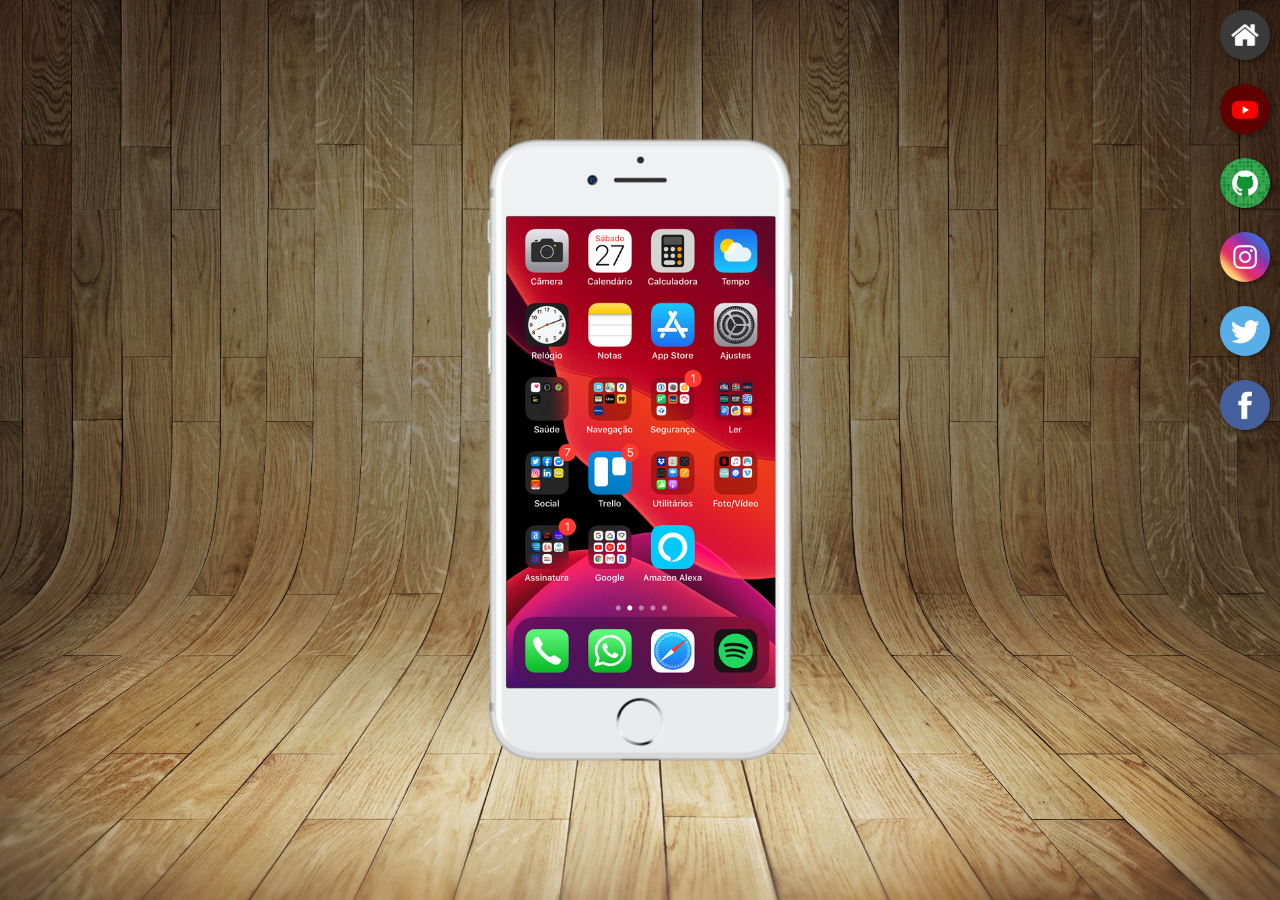
<file: index.html>
<!DOCTYPE html>
<html lang="pt-br">
<head>
    <meta charset="UTF-8">
    <meta name="viewport" content="width=device-width, initial-scale=1.0">
    <link rel="shortcut icon" href="favicon.ico" type="image/x-icon">
    <link rel="stylesheet" href="estilos/style.css">
    <title>Projeto Redes Sociais</title>
</head>
<body>
    <main>
        <section id="telefone">
            <iframe src="home.html" name="tela" frameborder="0" id="tela">Seu navegador não é compatível com isso.</iframe>
        </section>
        <section id="redes-sociais">
            <a href="home.html" target="tela"><img src="imagens/logo-home.jpg" alt="home"></a><br>
            <a href="pages/youtube.html" target="tela"><img src="imagens/logo-youtube.jpg" alt="logo-youtube"></a><br>
            <a href="pages/github.html" target="tela"><img src="imagens/logo-github.jpg" alt="logo-github"></a><br>
            <a href="pages/instagram.html" target="tela"><img src="imagens/logo-instagram.jpg" alt="logo-instagram"></a><br>
            <a href="pages/twitter.html" target="tela"><img src="imagens/logo-twitter.jpg" alt="logo-twitter"></a><br>
            <a href="pages/facebook.html" target="tela"><img src="imagens/logo-facebook.jpg" alt="logo-facebook"></a>
        </section>
    </main>
</body>
</html>
</file>
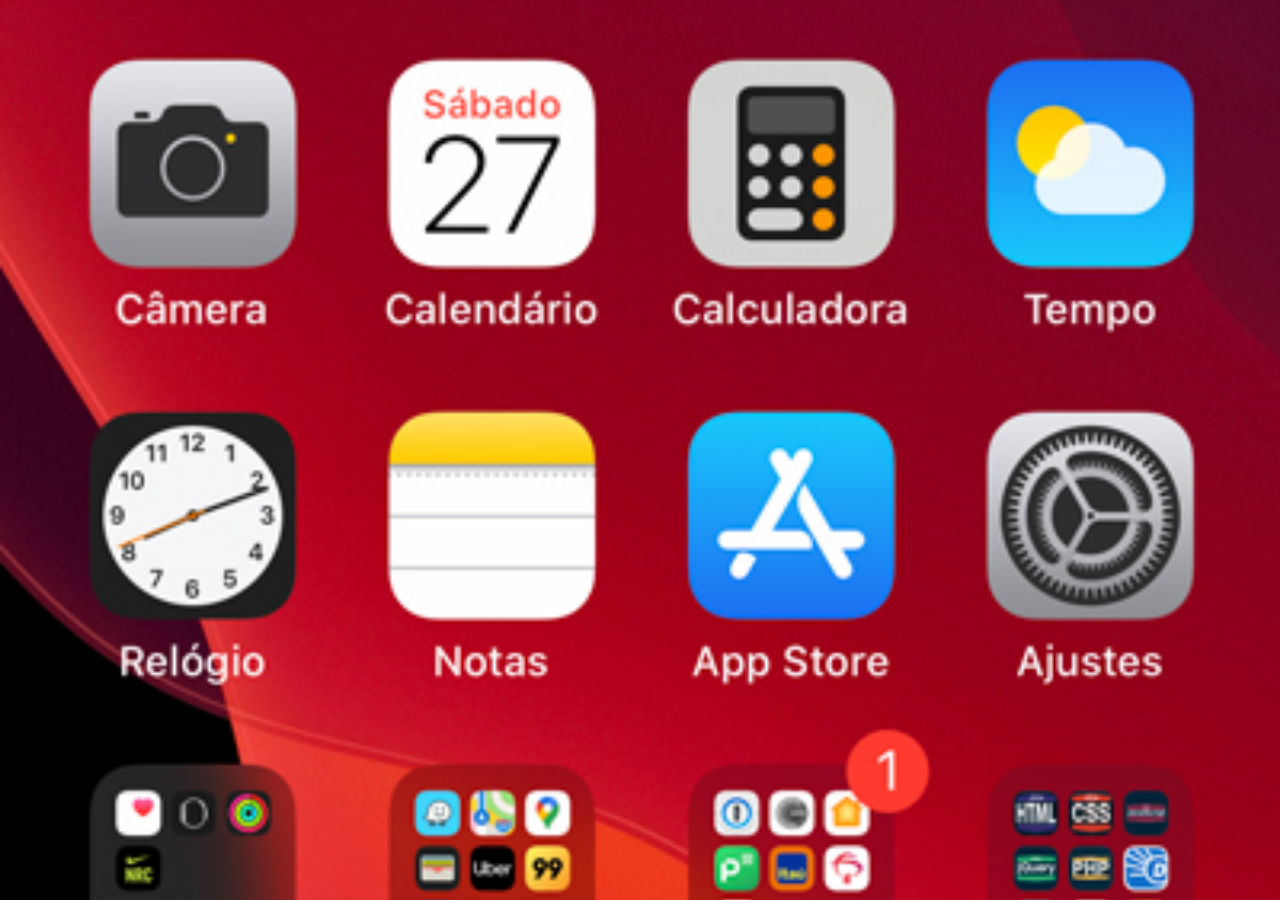
<file: home.html>
<!DOCTYPE html>
<html lang="en">
<head>
    <meta charset="UTF-8">
    <meta name="viewport" content="width=device-width, initial-scale=1.0">
    <title>Home</title>
</head>
<body>
    <style>
        * {
            margin: 0px;
            padding: 0px;
        }

        body {
            width: 100vw;
            height: 100vh;
            background: black url('./imagens/tela-home.jpg') top center;
            background-size: cover;
        }
    </style>
</body>
</html>
</file>
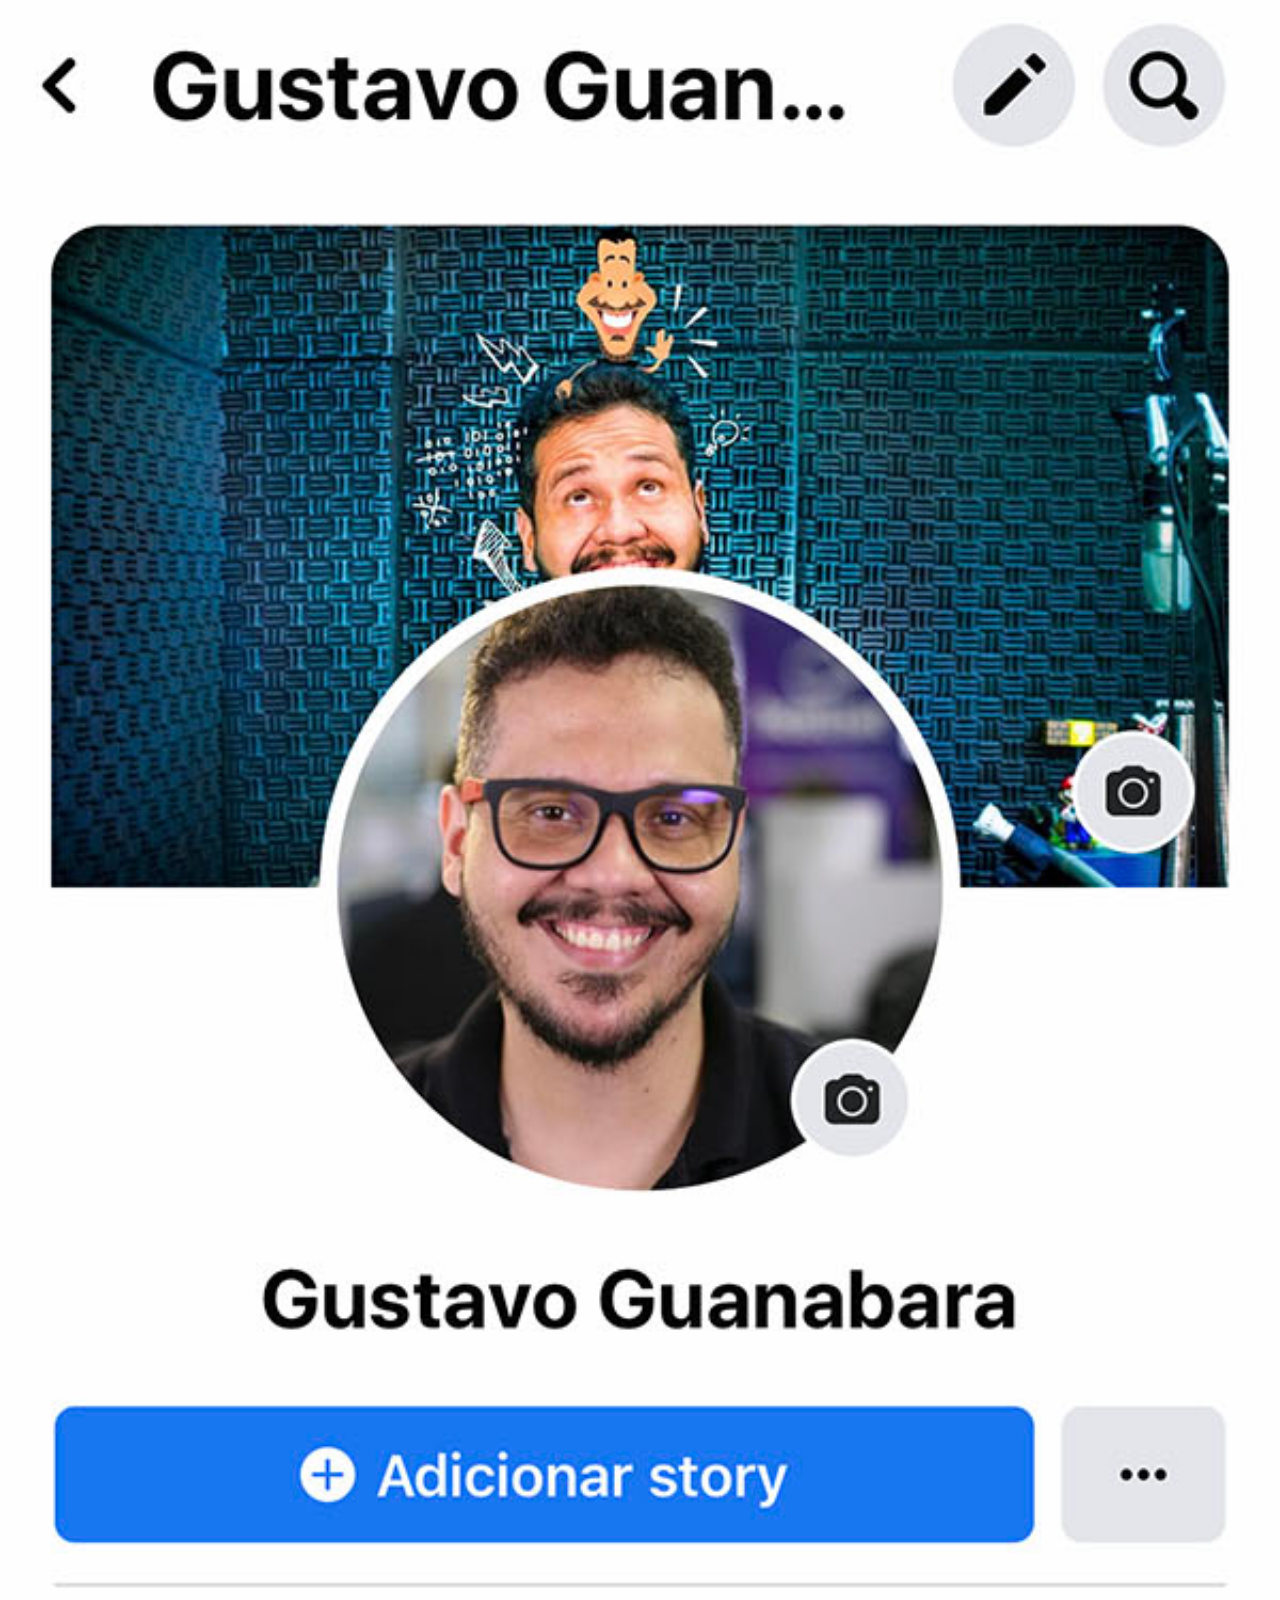
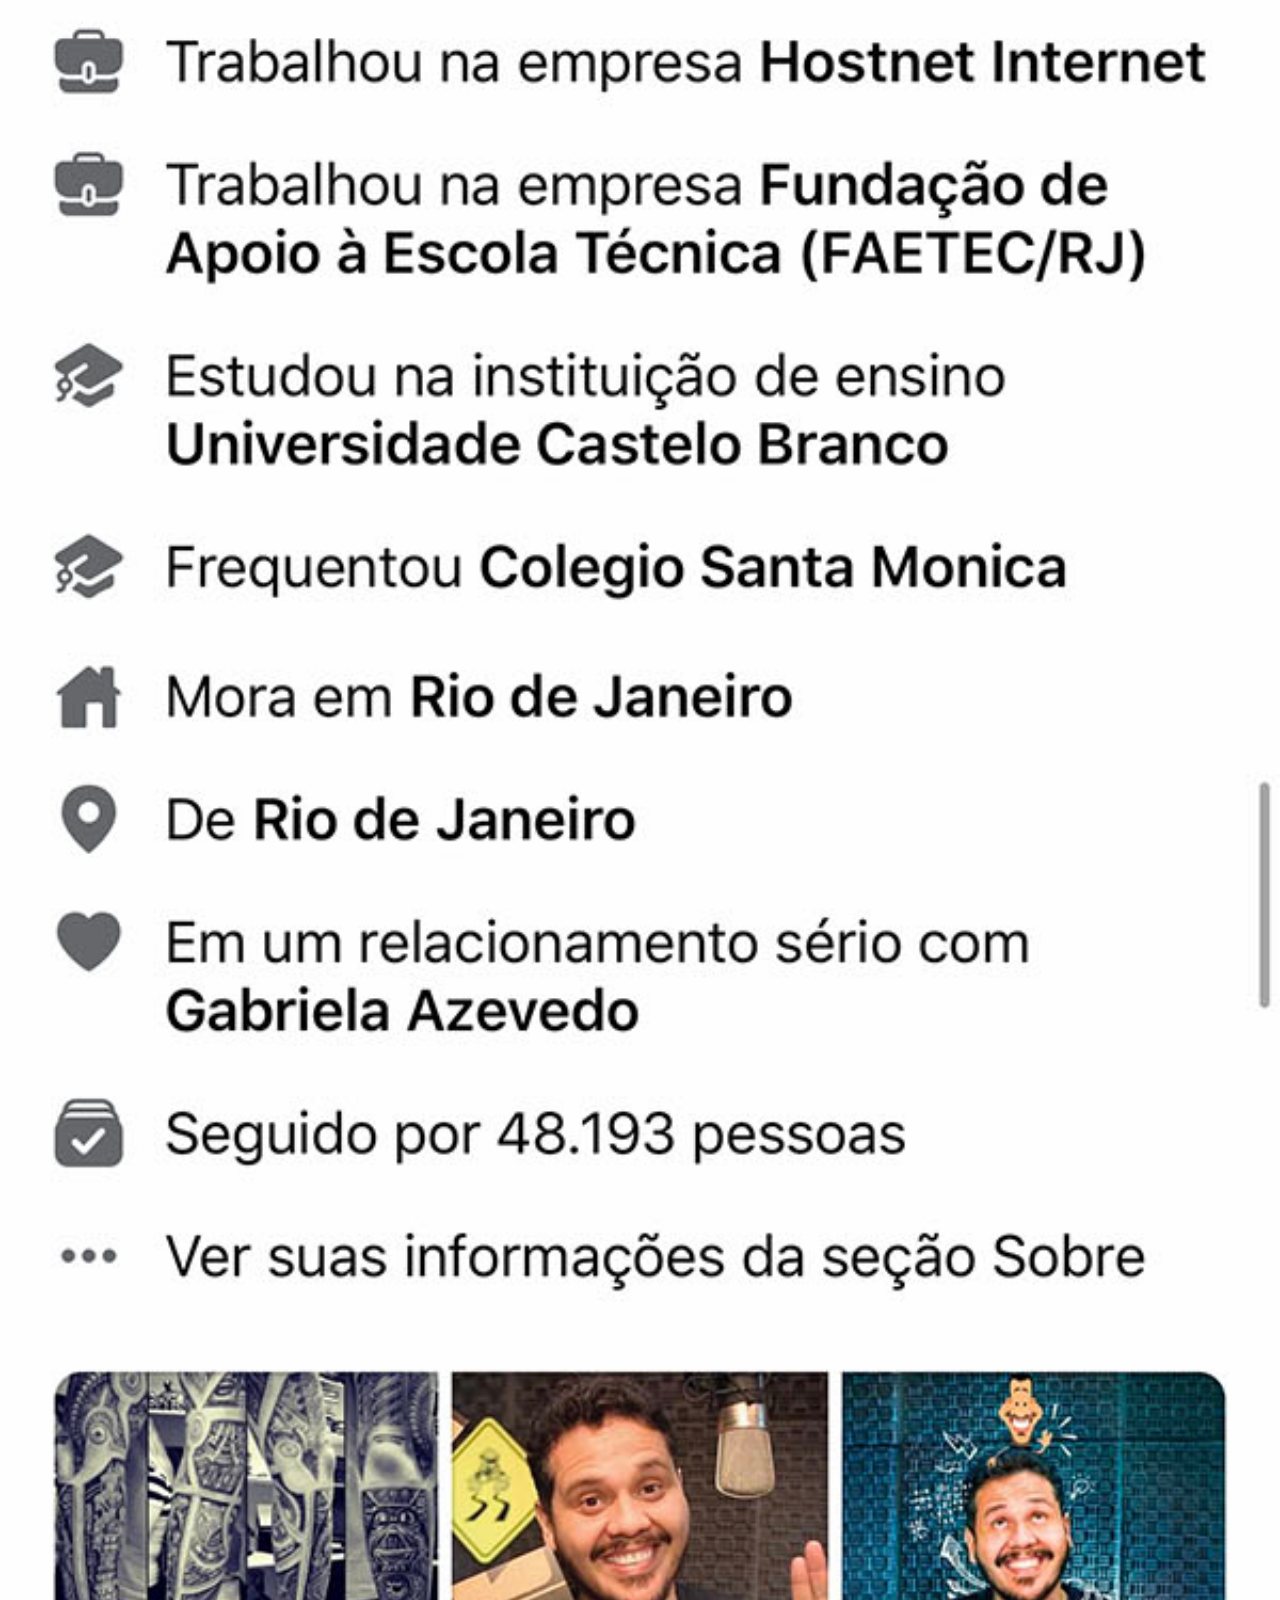
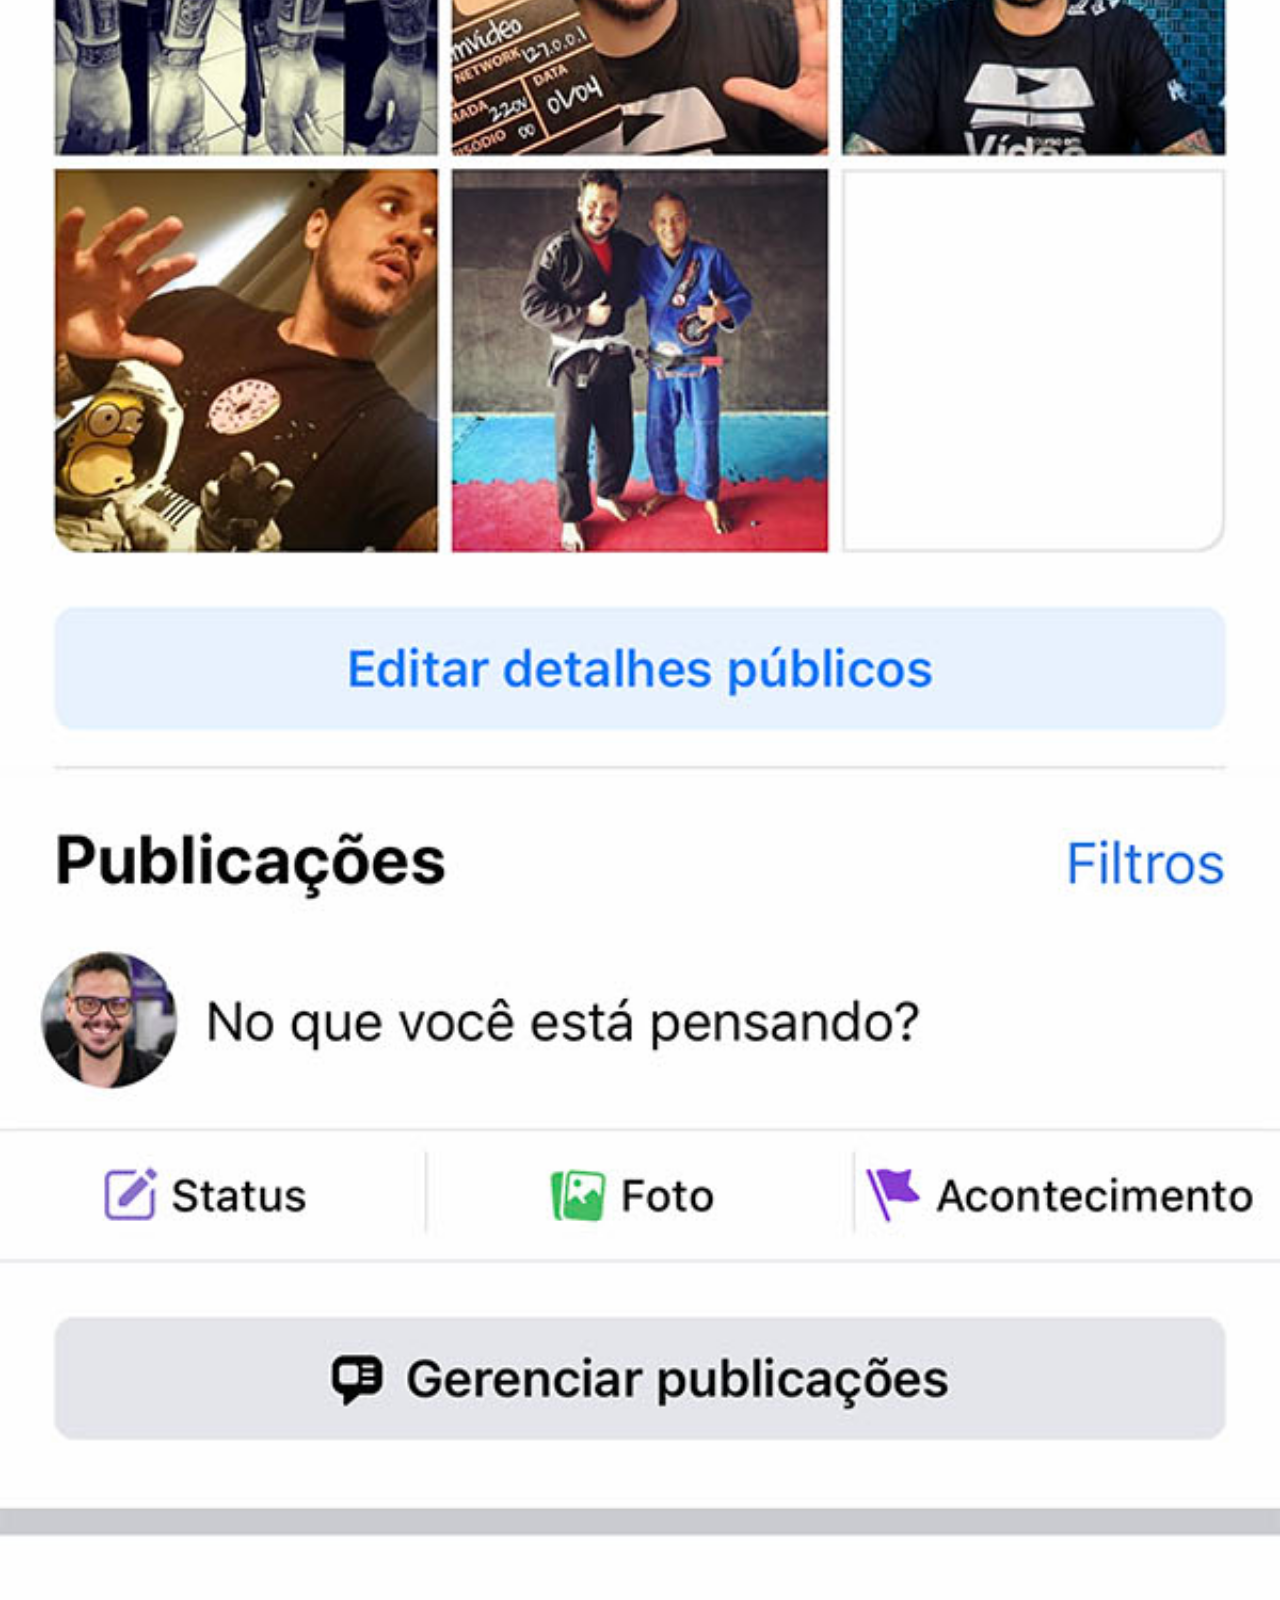
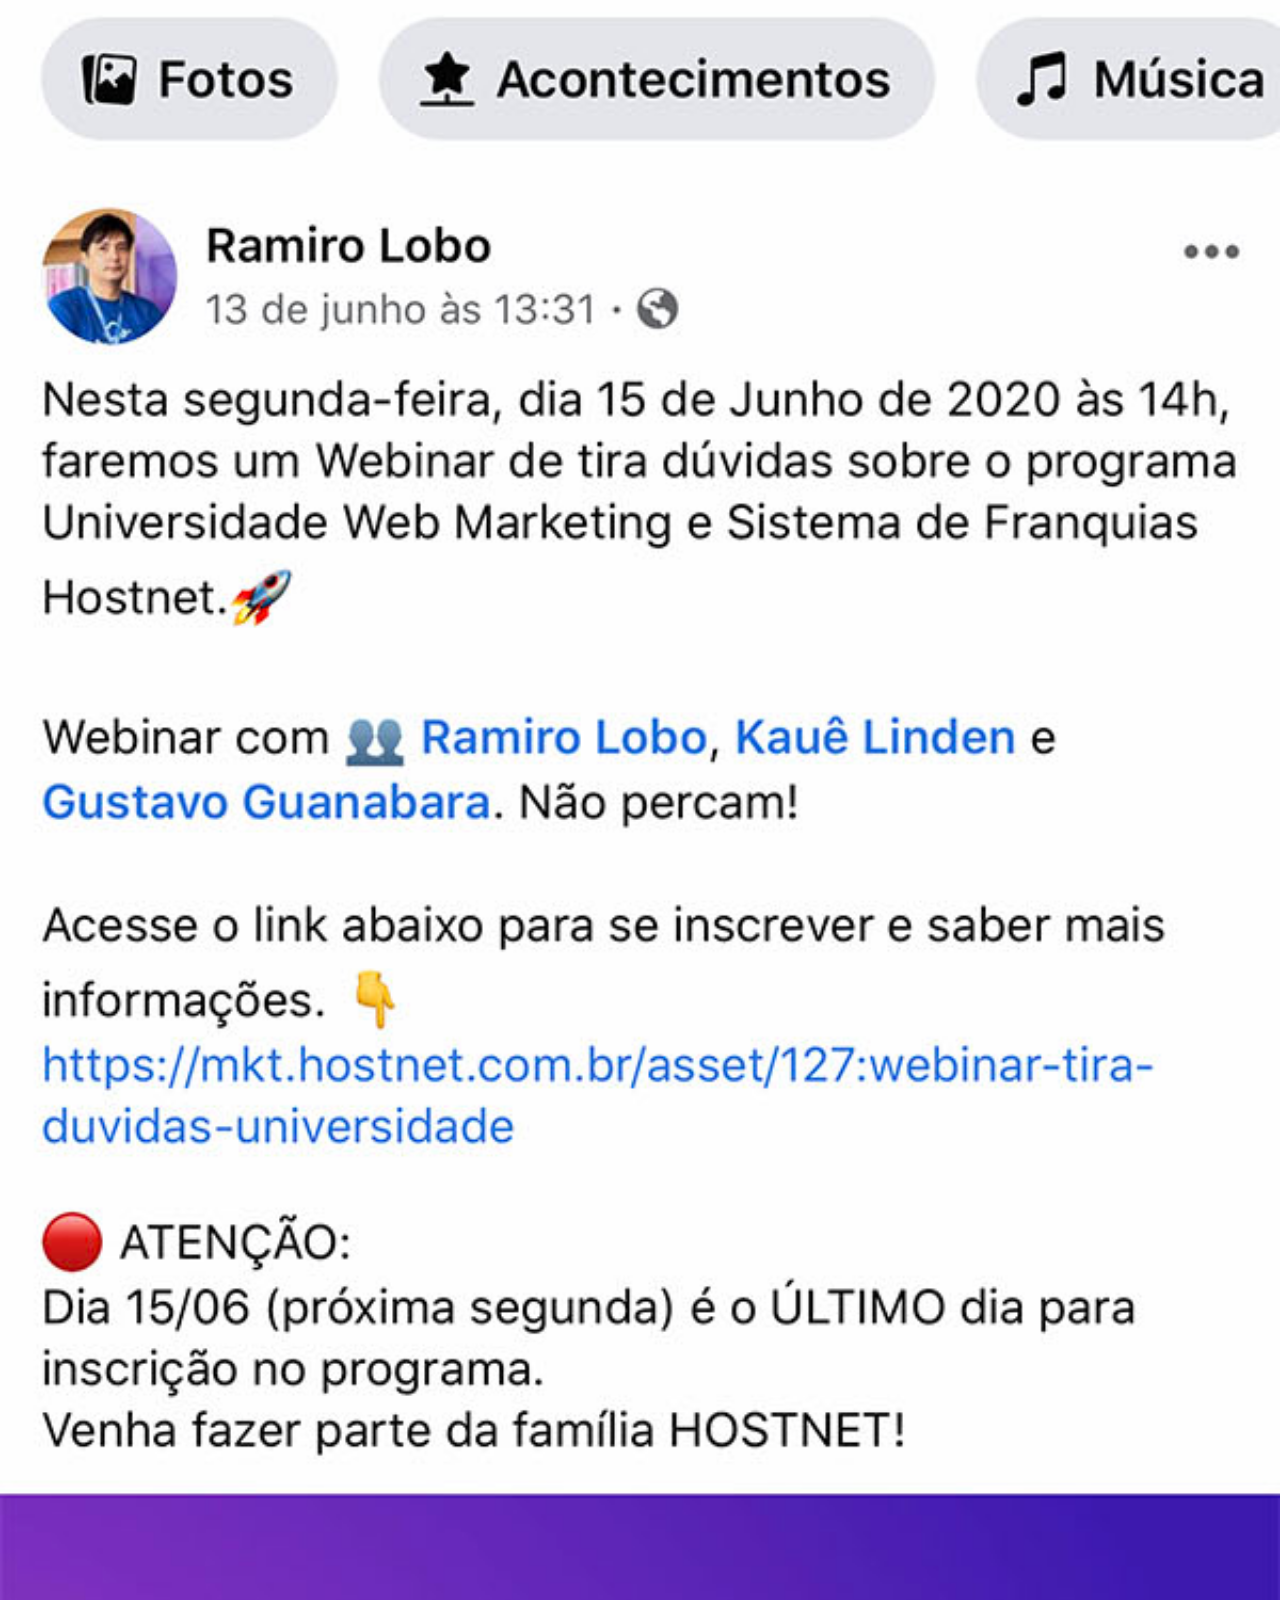
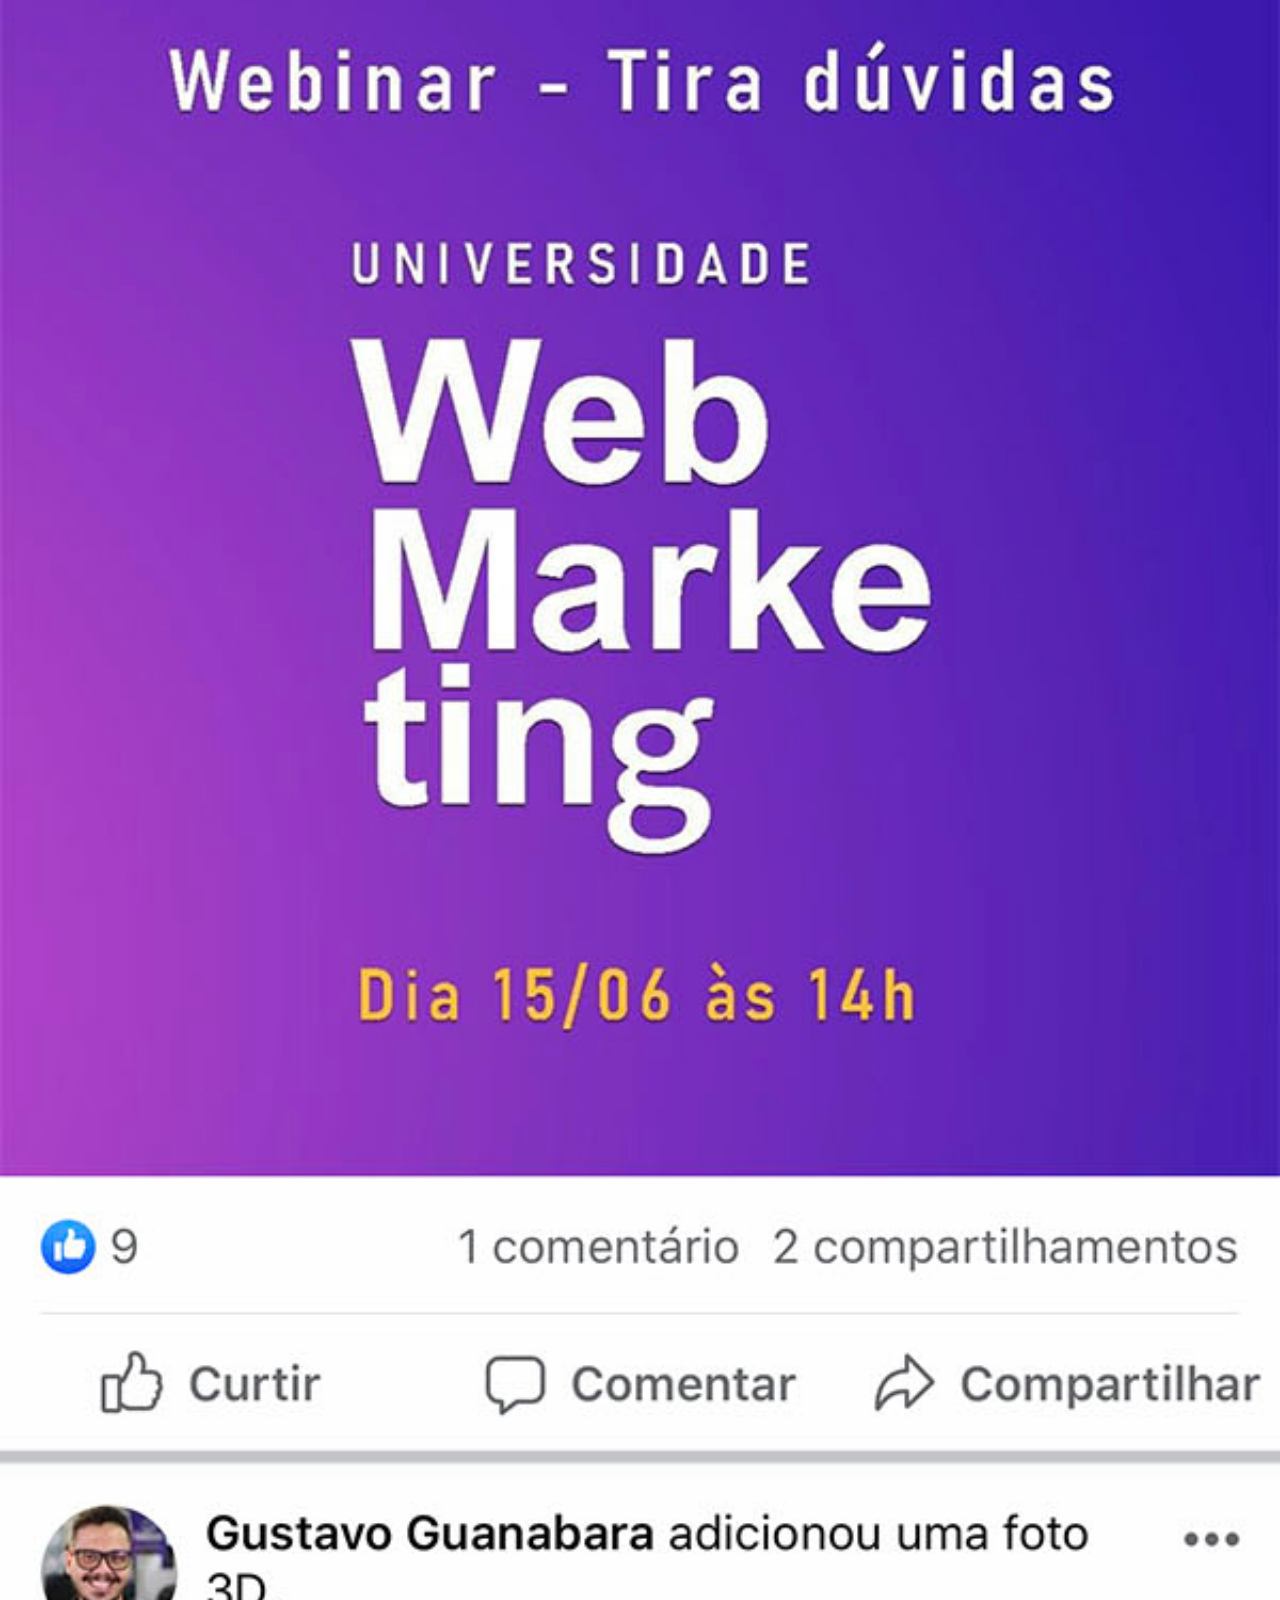
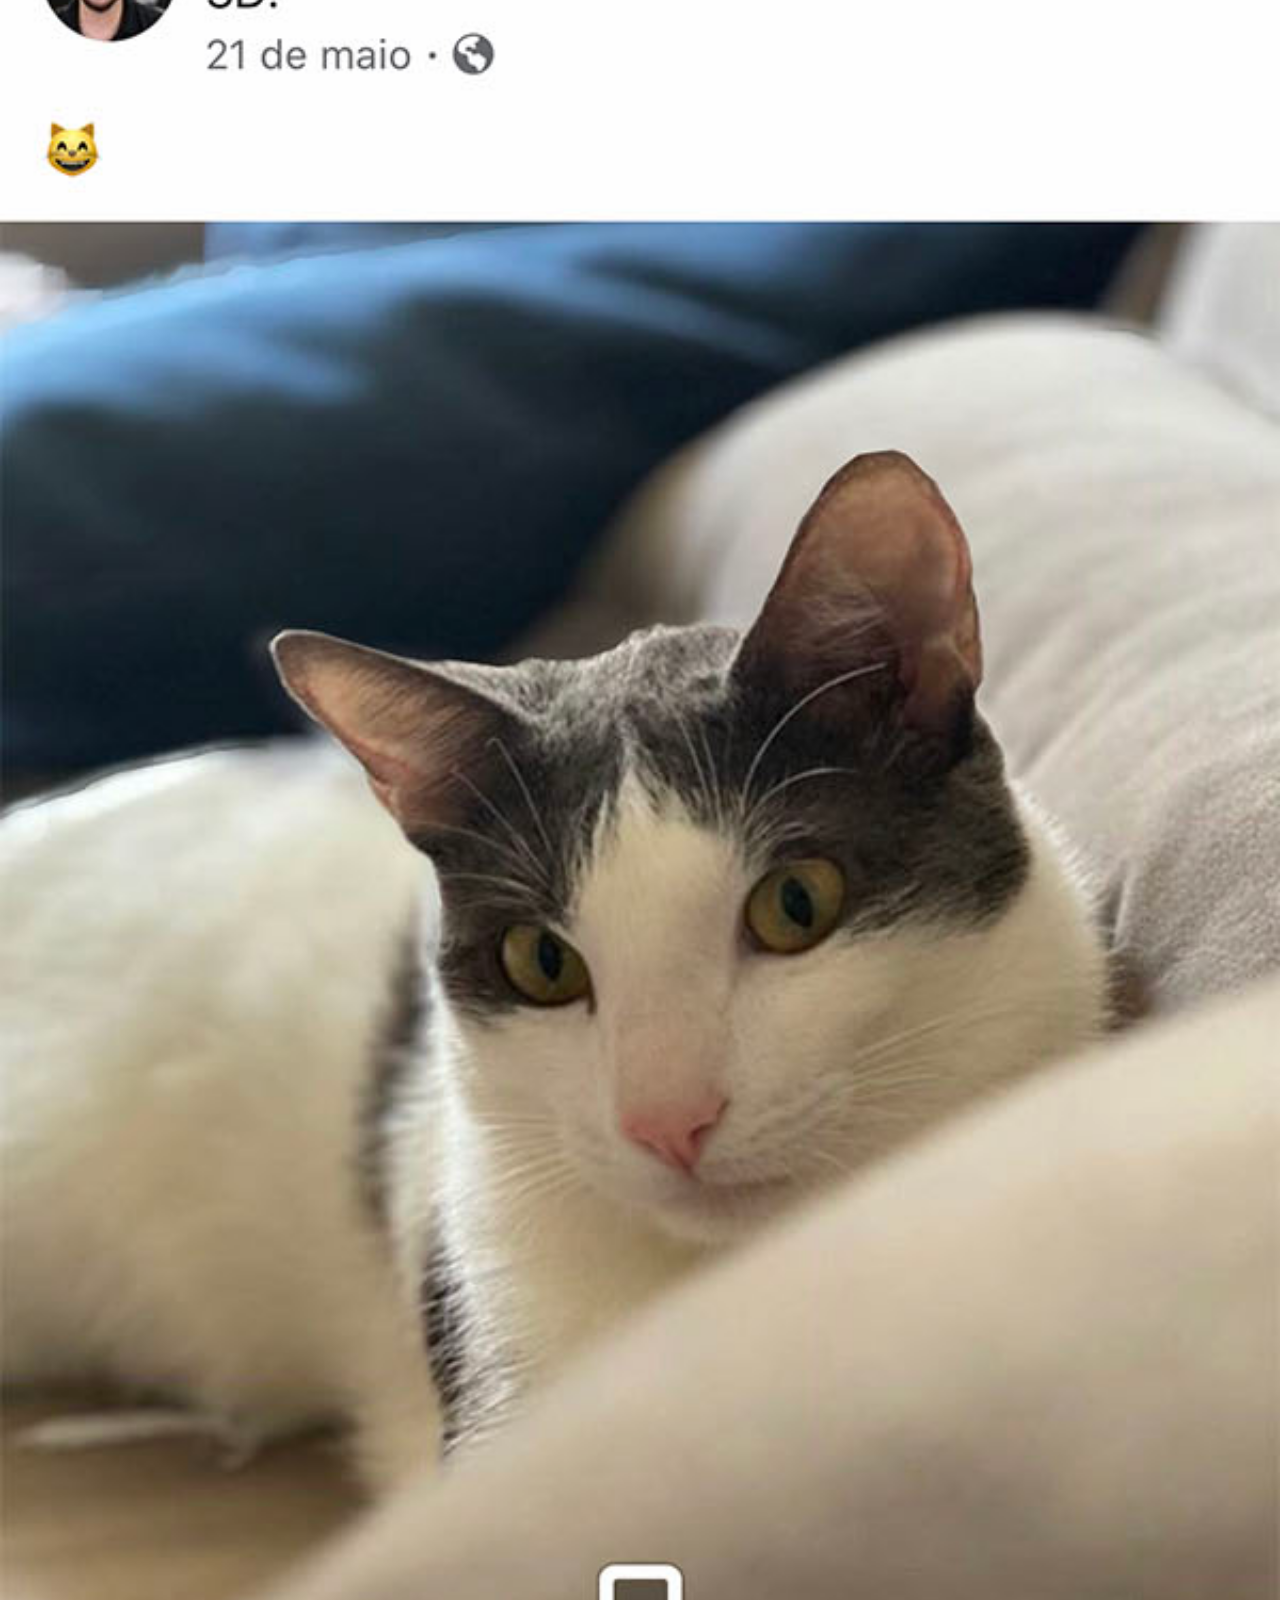
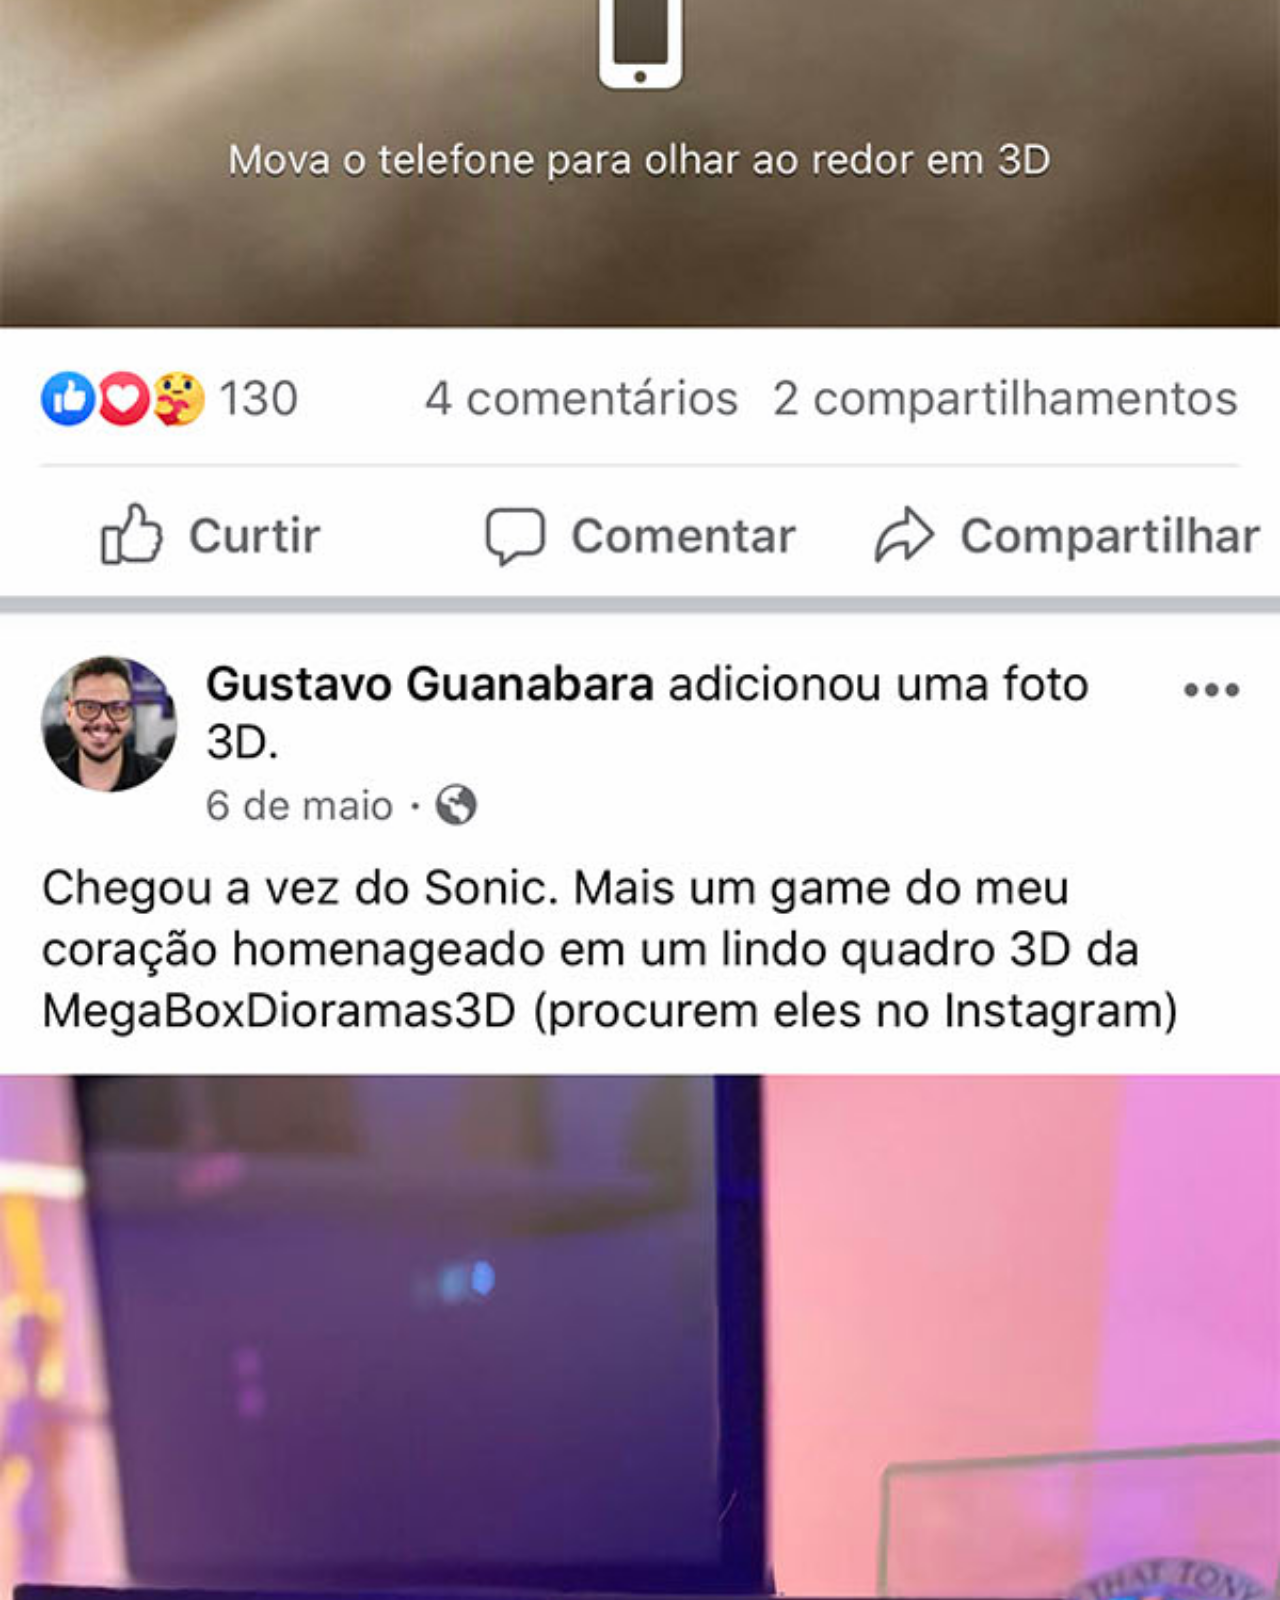
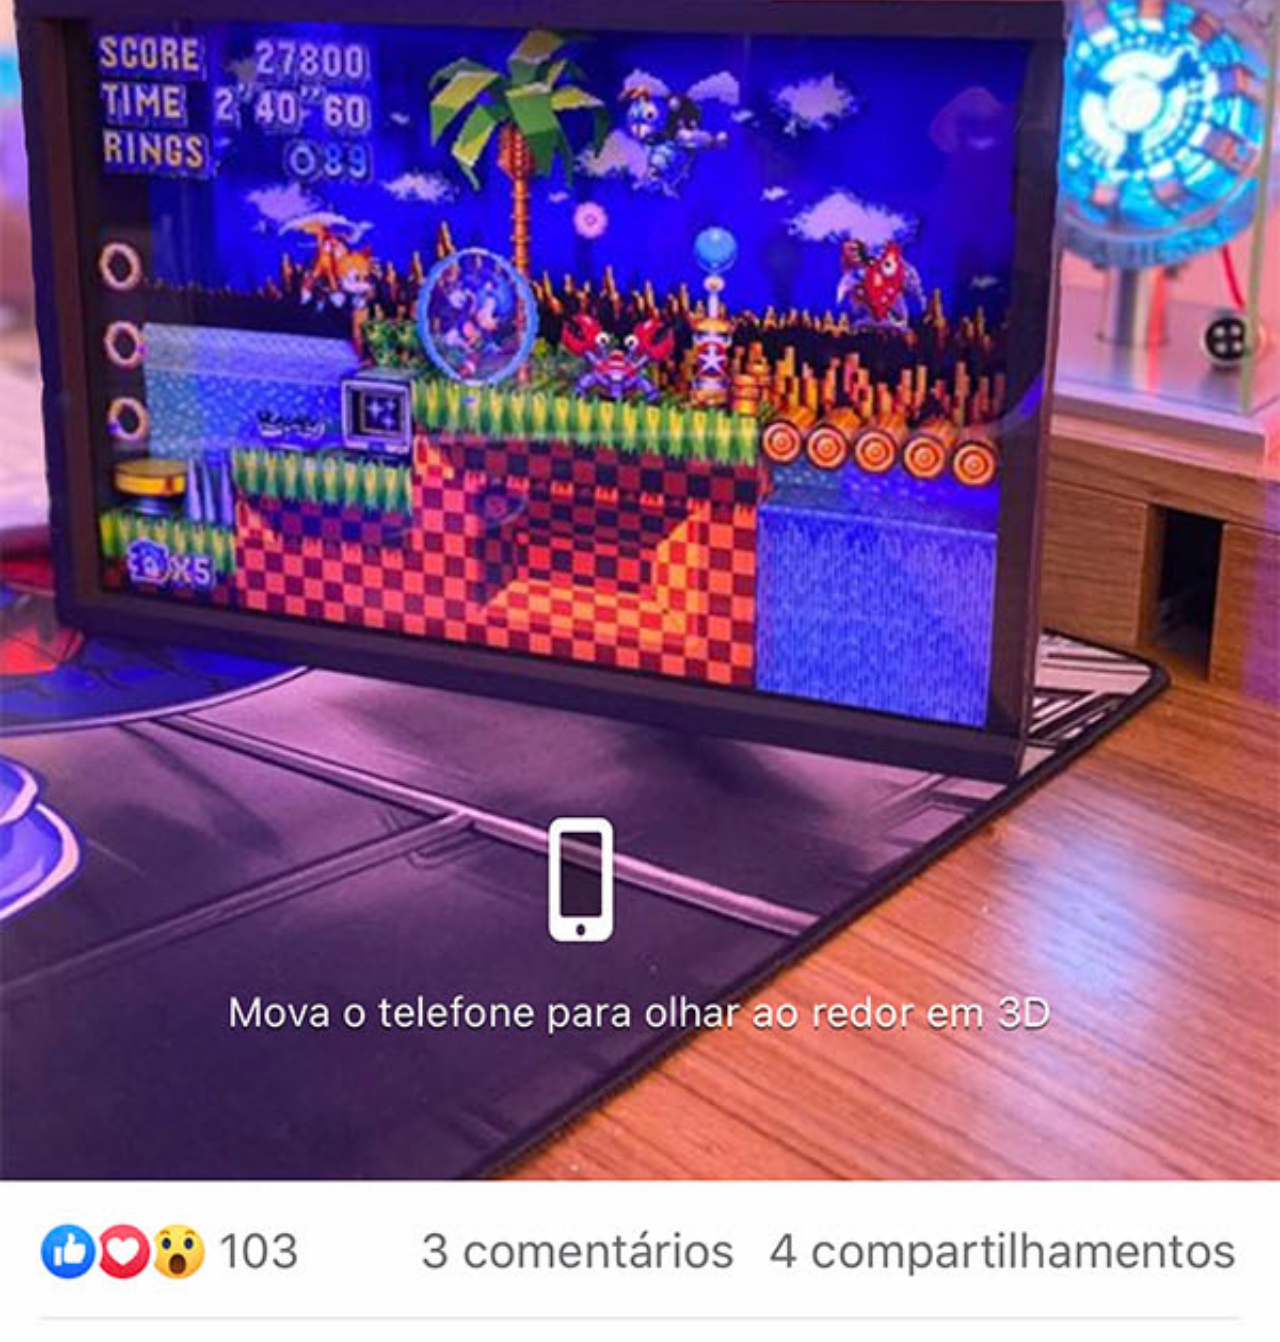
<file: pages/facebook.html>
<!DOCTYPE html>
<html lang="pt-br">
<head>
    <meta charset="UTF-8">
    <meta name="viewport" content="width=device-width, initial-scale=1.0">
    <title>Facebook</title>
    <link rel="stylesheet" href="../estilos/social.css">
</head>
<body>
    <img src="../imagens/tela-facebook.jpg" alt="tela-facebook">
</body>
</html>
</file>
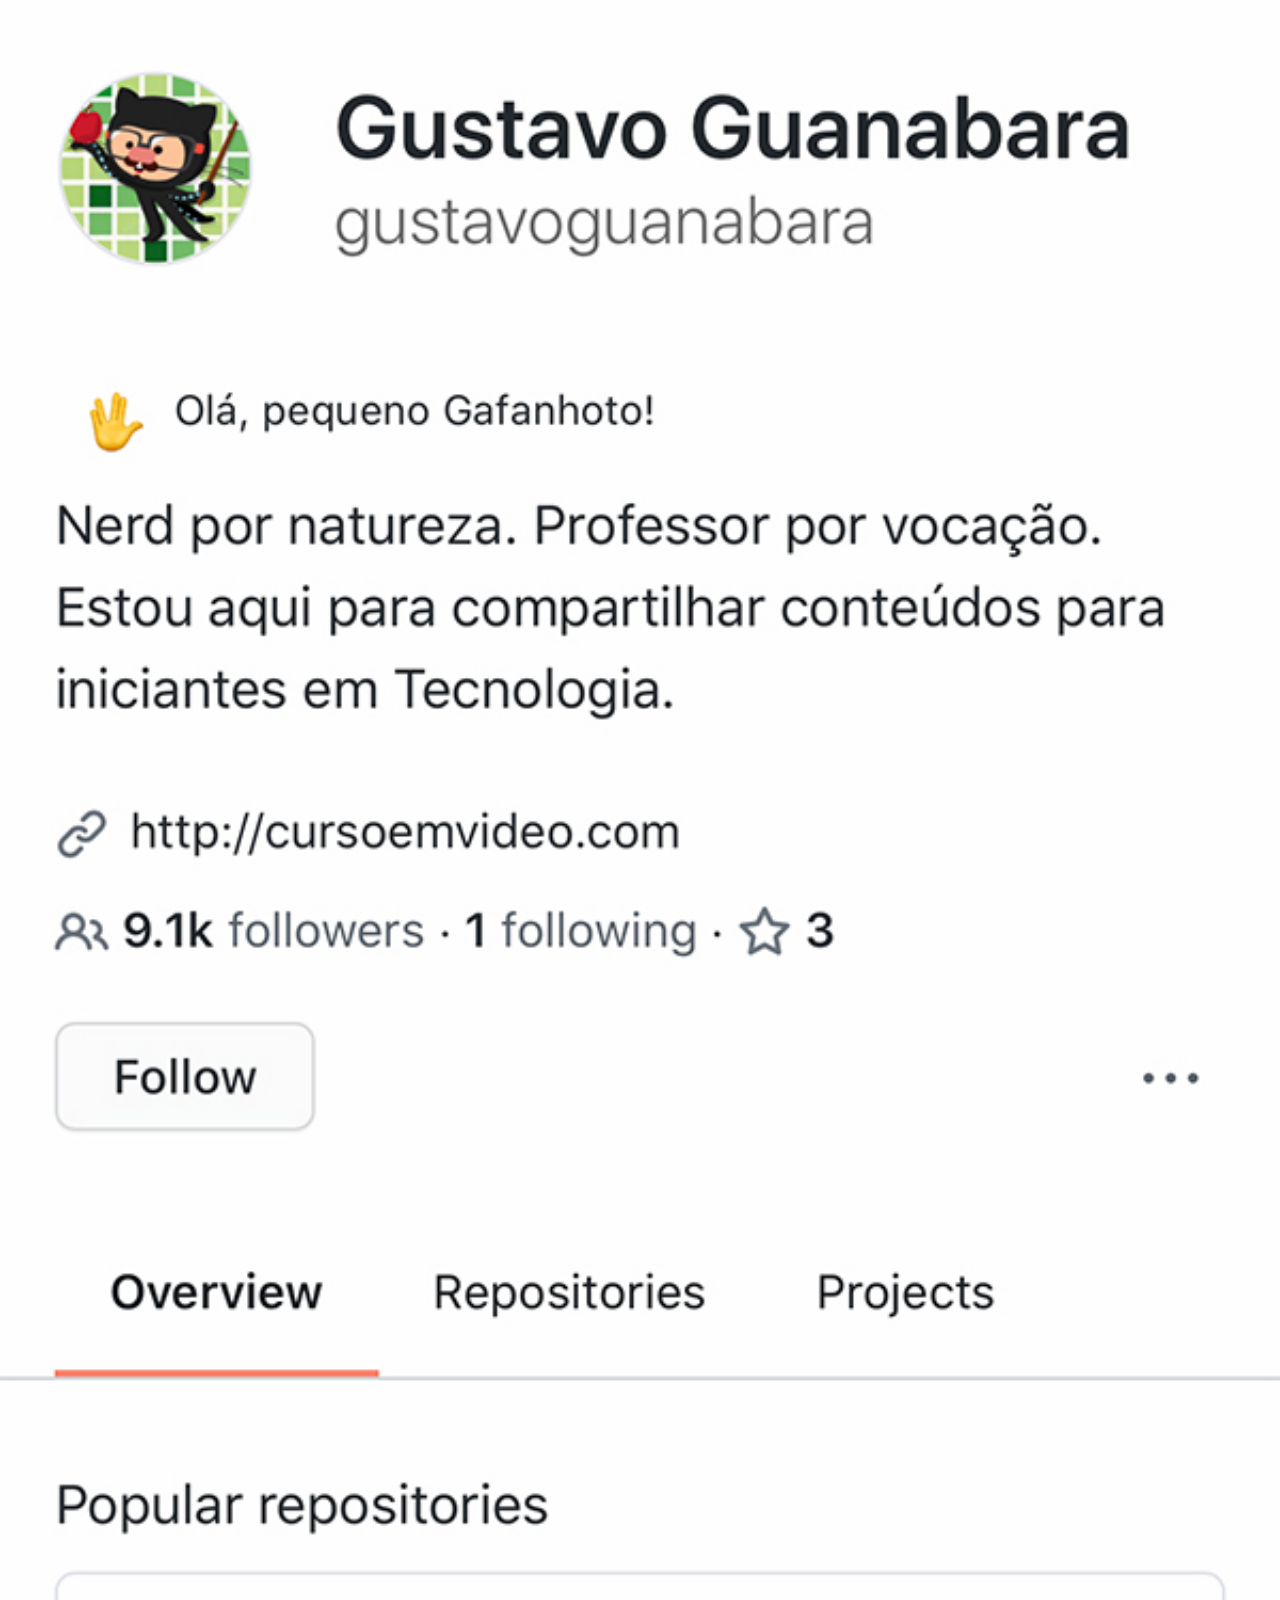
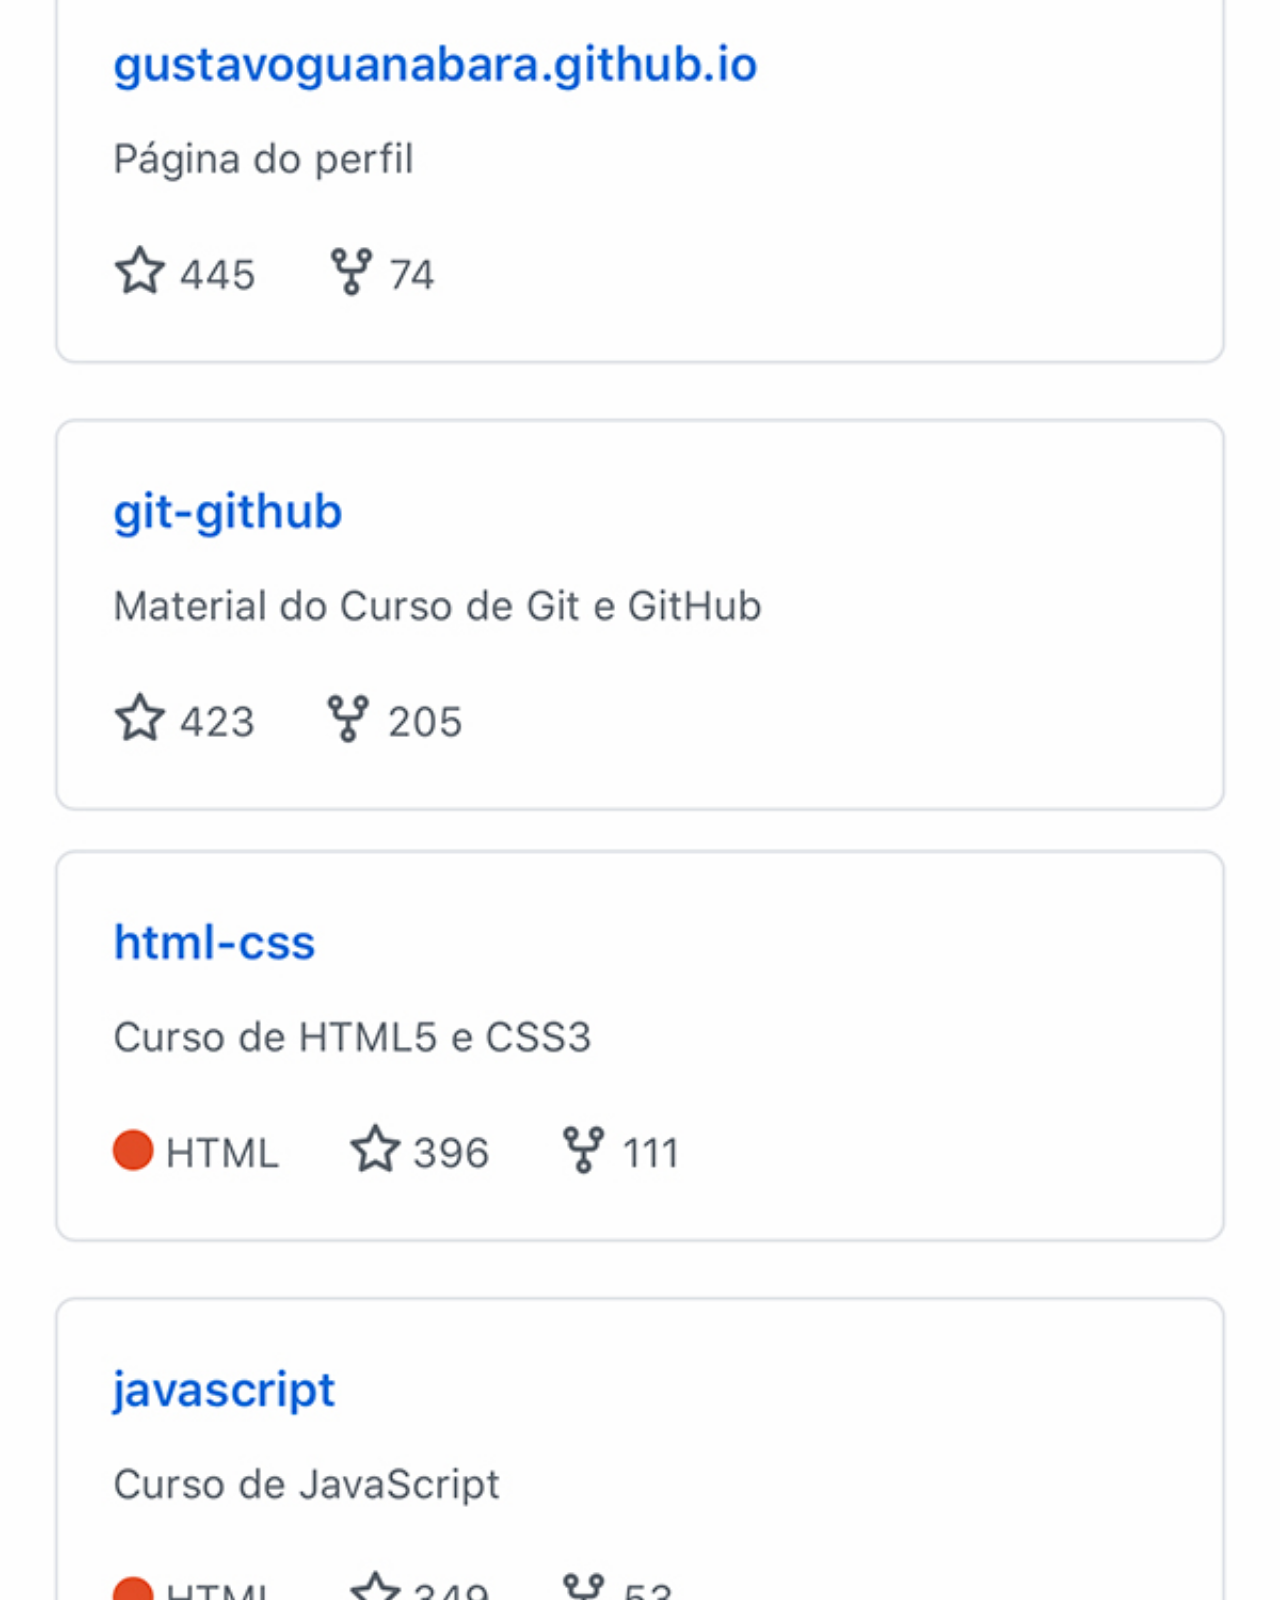
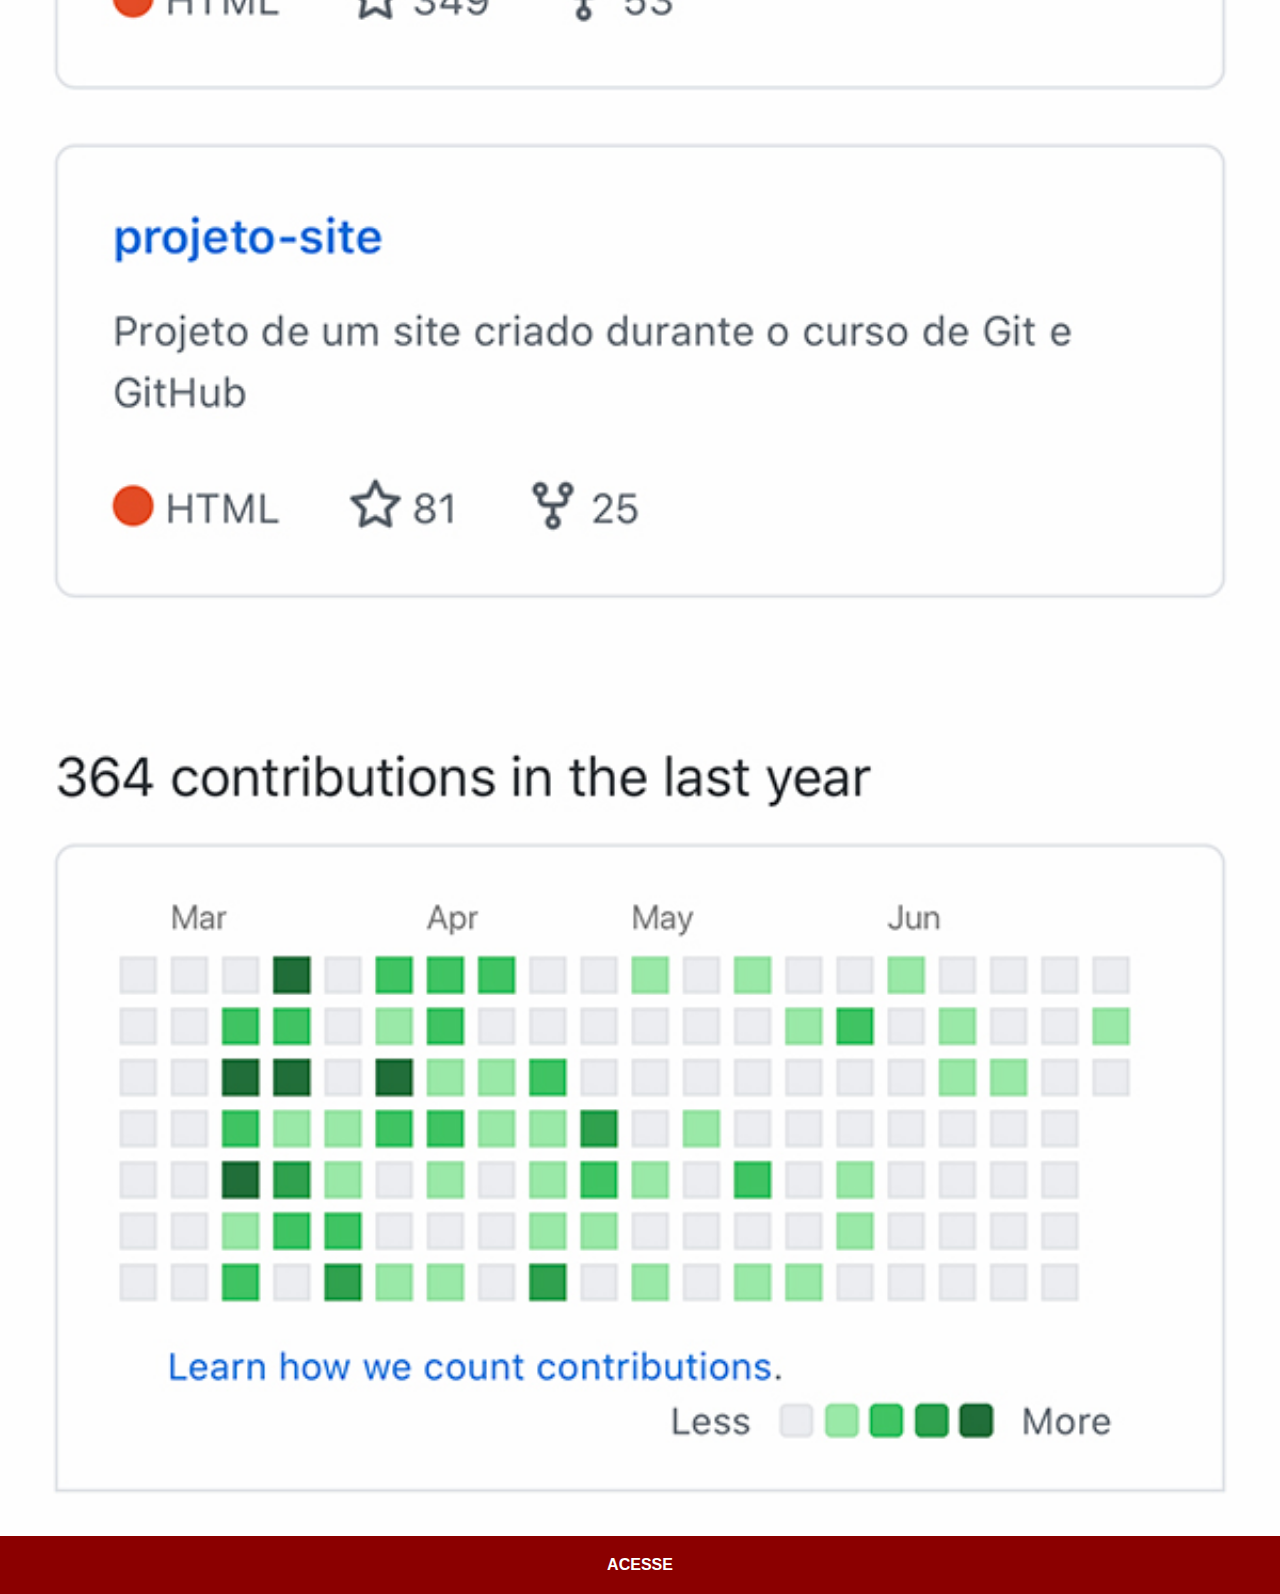
<file: pages/github.html>
<!DOCTYPE html>
<html lang="pt-br">
<head>
    <meta charset="UTF-8">
    <meta name="viewport" content="width=device-width, initial-scale=1.0">
    <title>GitHub</title>
    <link rel="stylesheet" href="../estilos/social.css">
</head>
<body>
    <img src="../imagens/tela-github.jpg" alt="tela-github">
    <a href="https://github.com/gustavoguanabara/html-css/tree/master/desafios/modulo-01/d009/imagens" target="_blank">ACESSE</a>
</body>
</html>
</file>
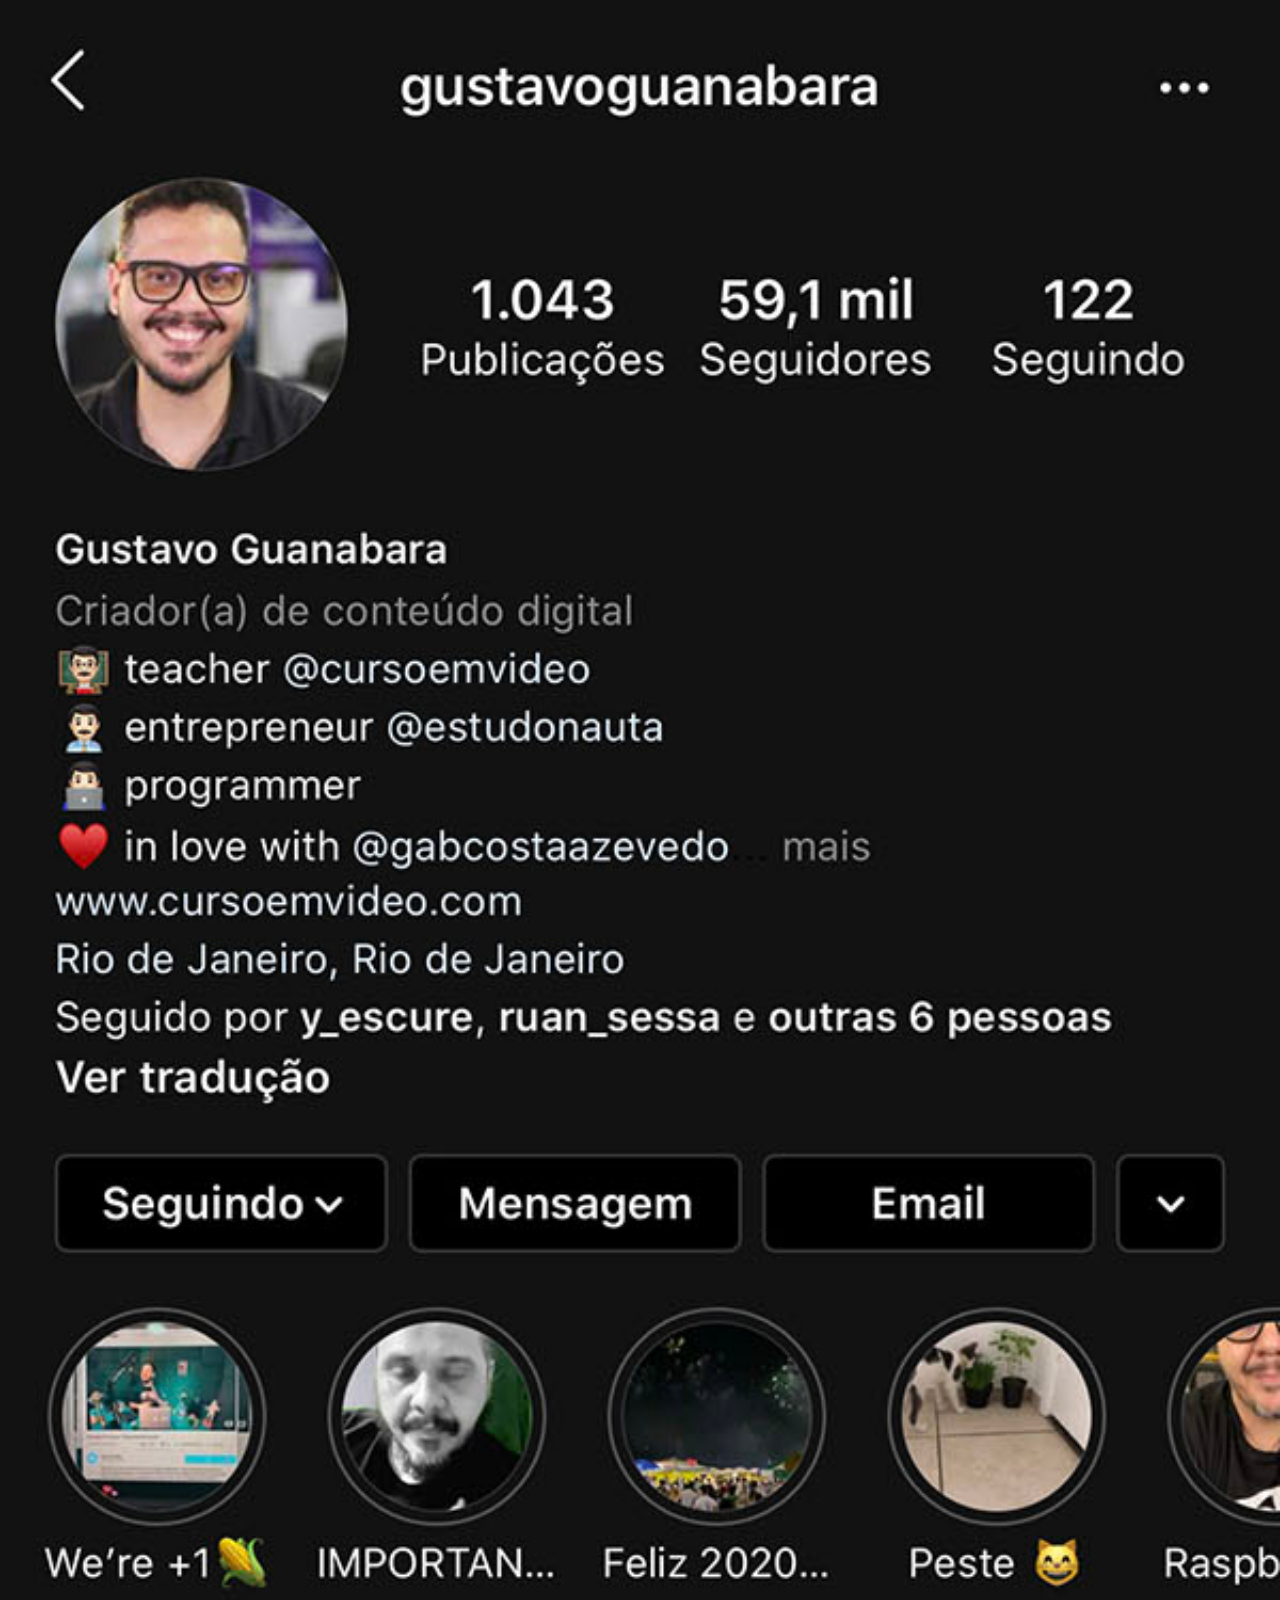
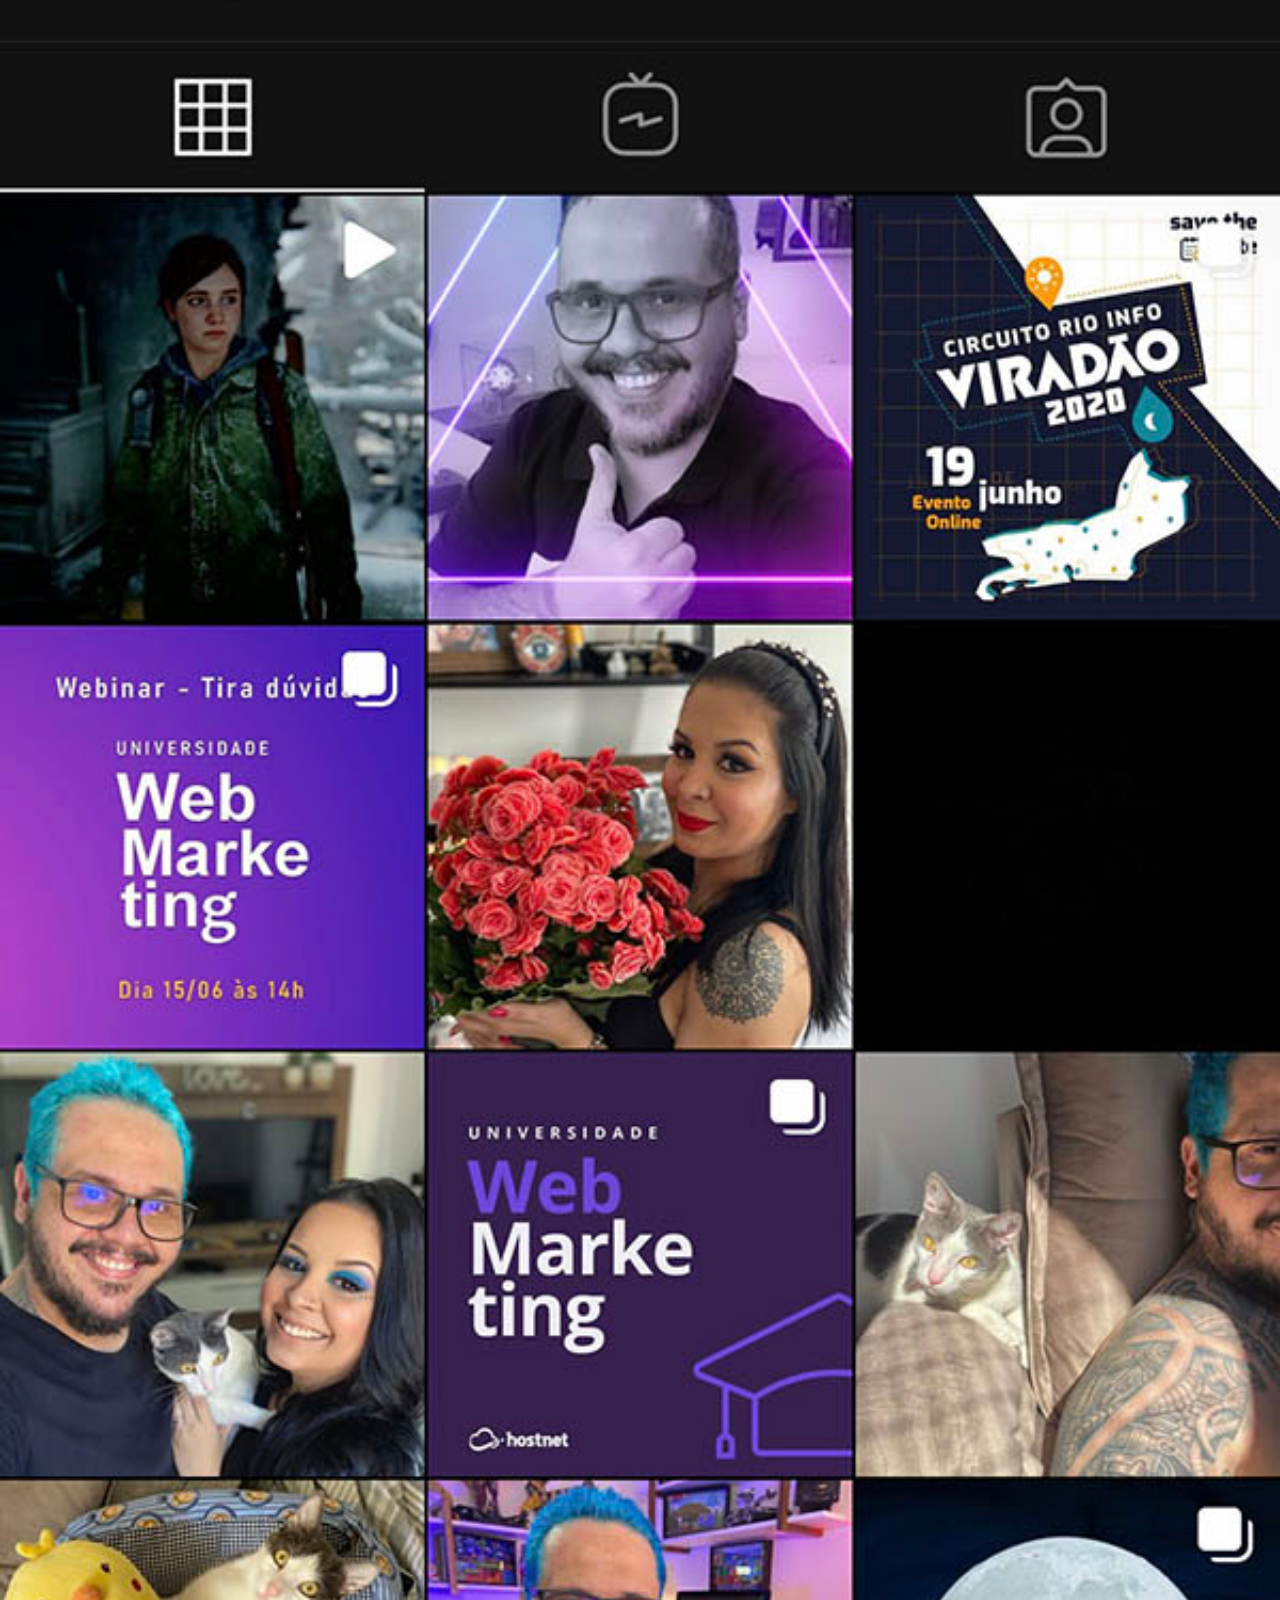
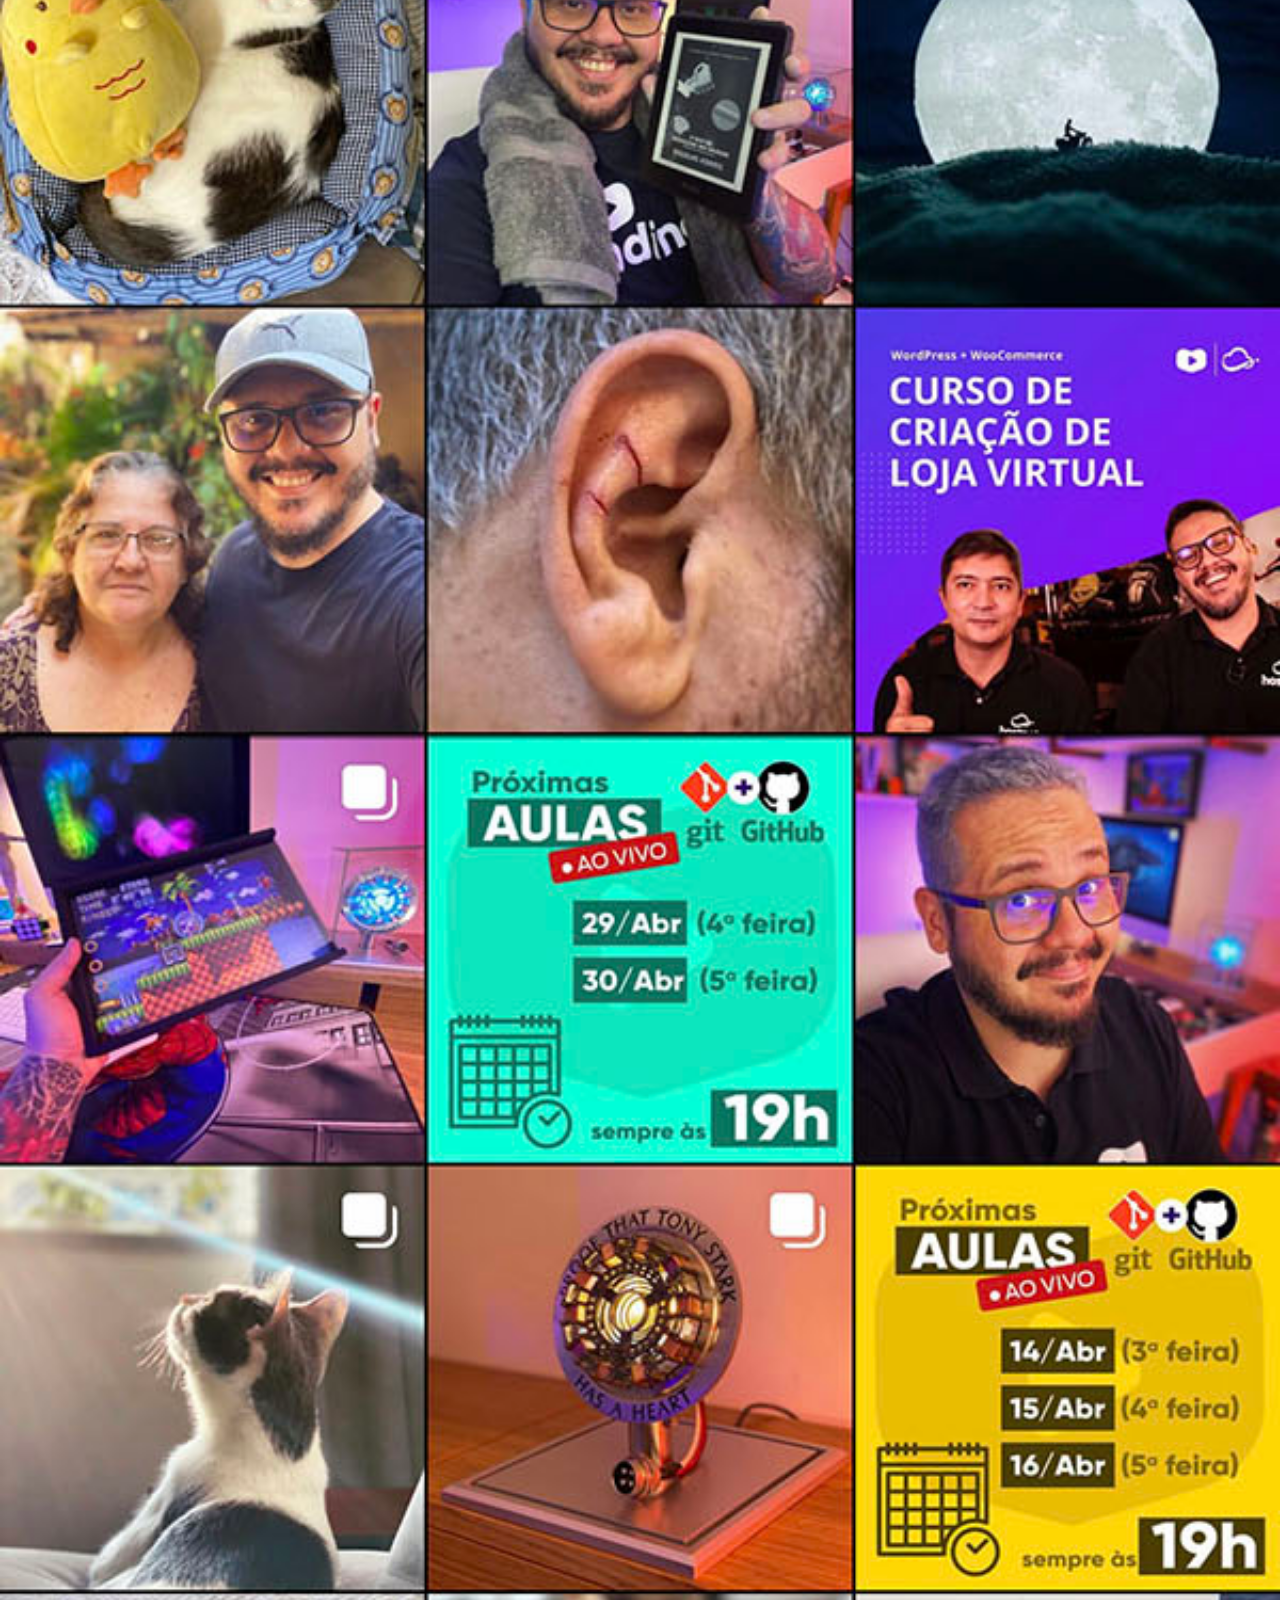
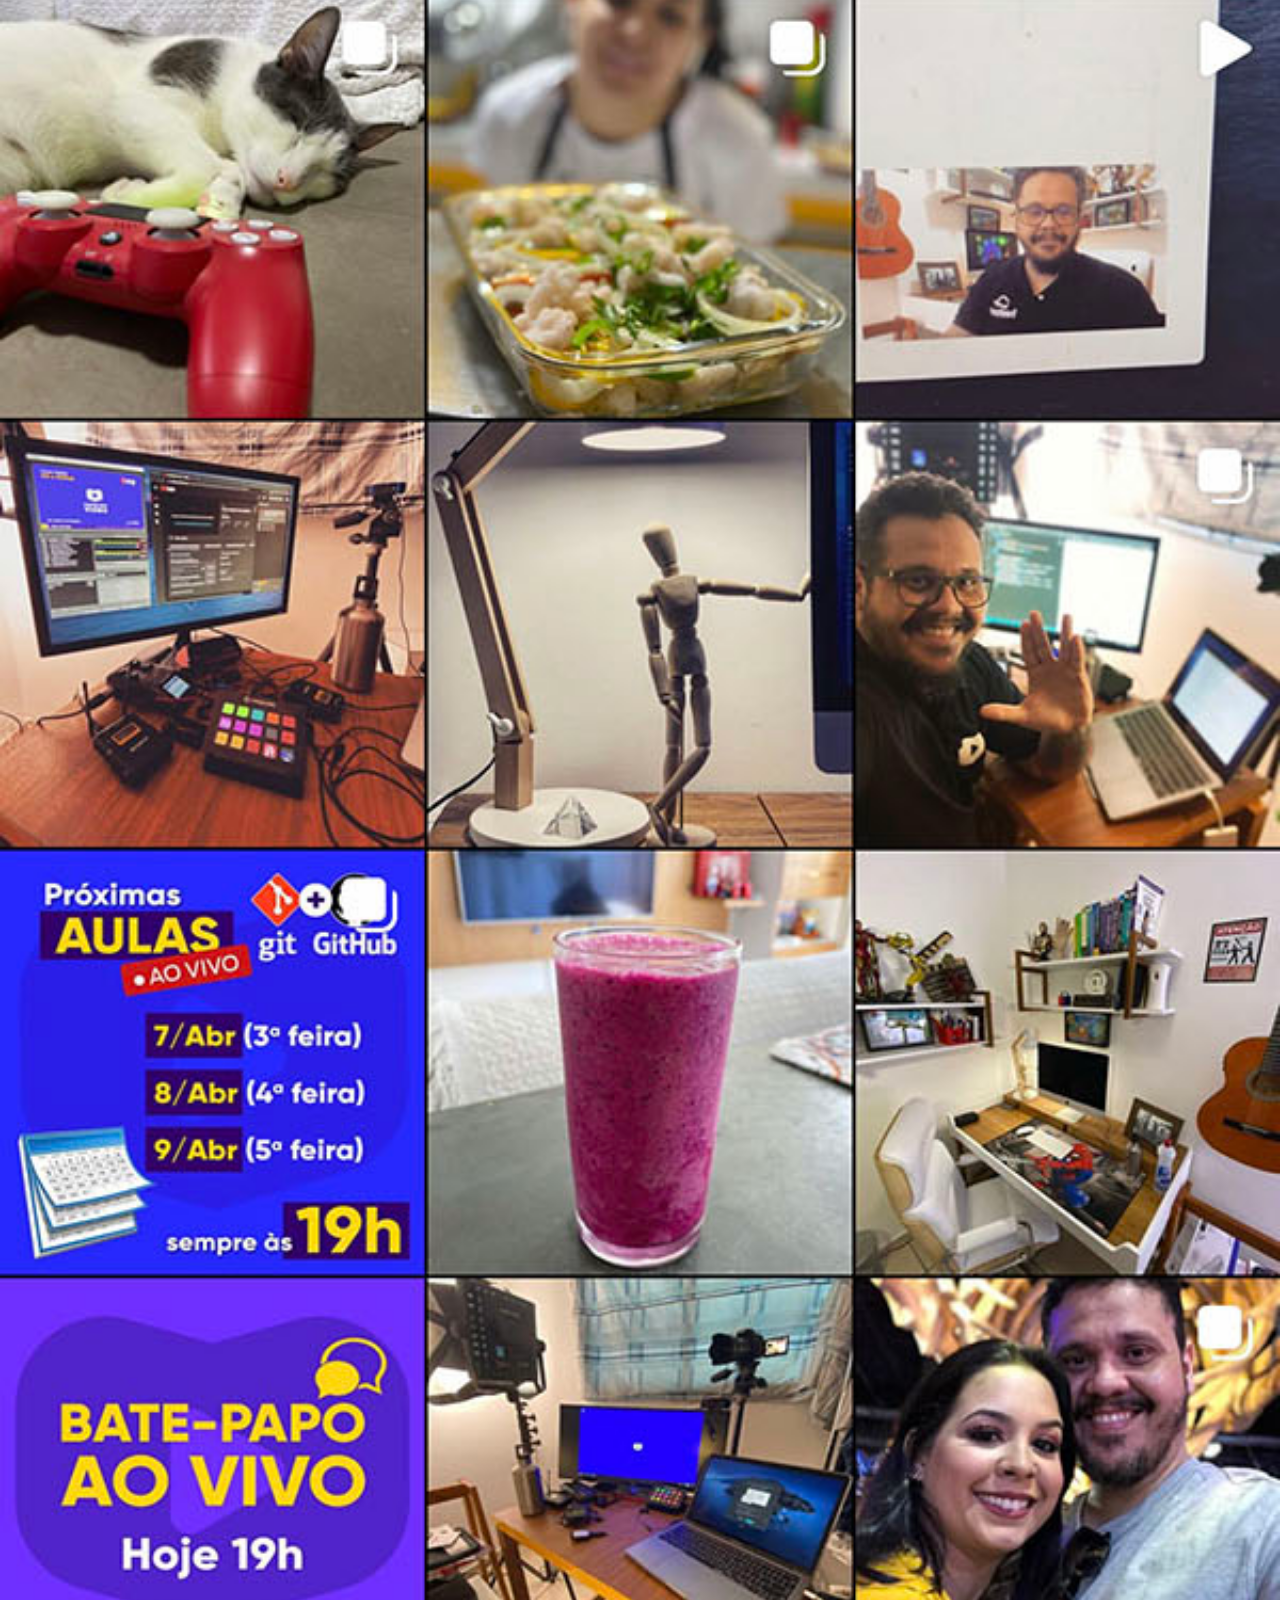
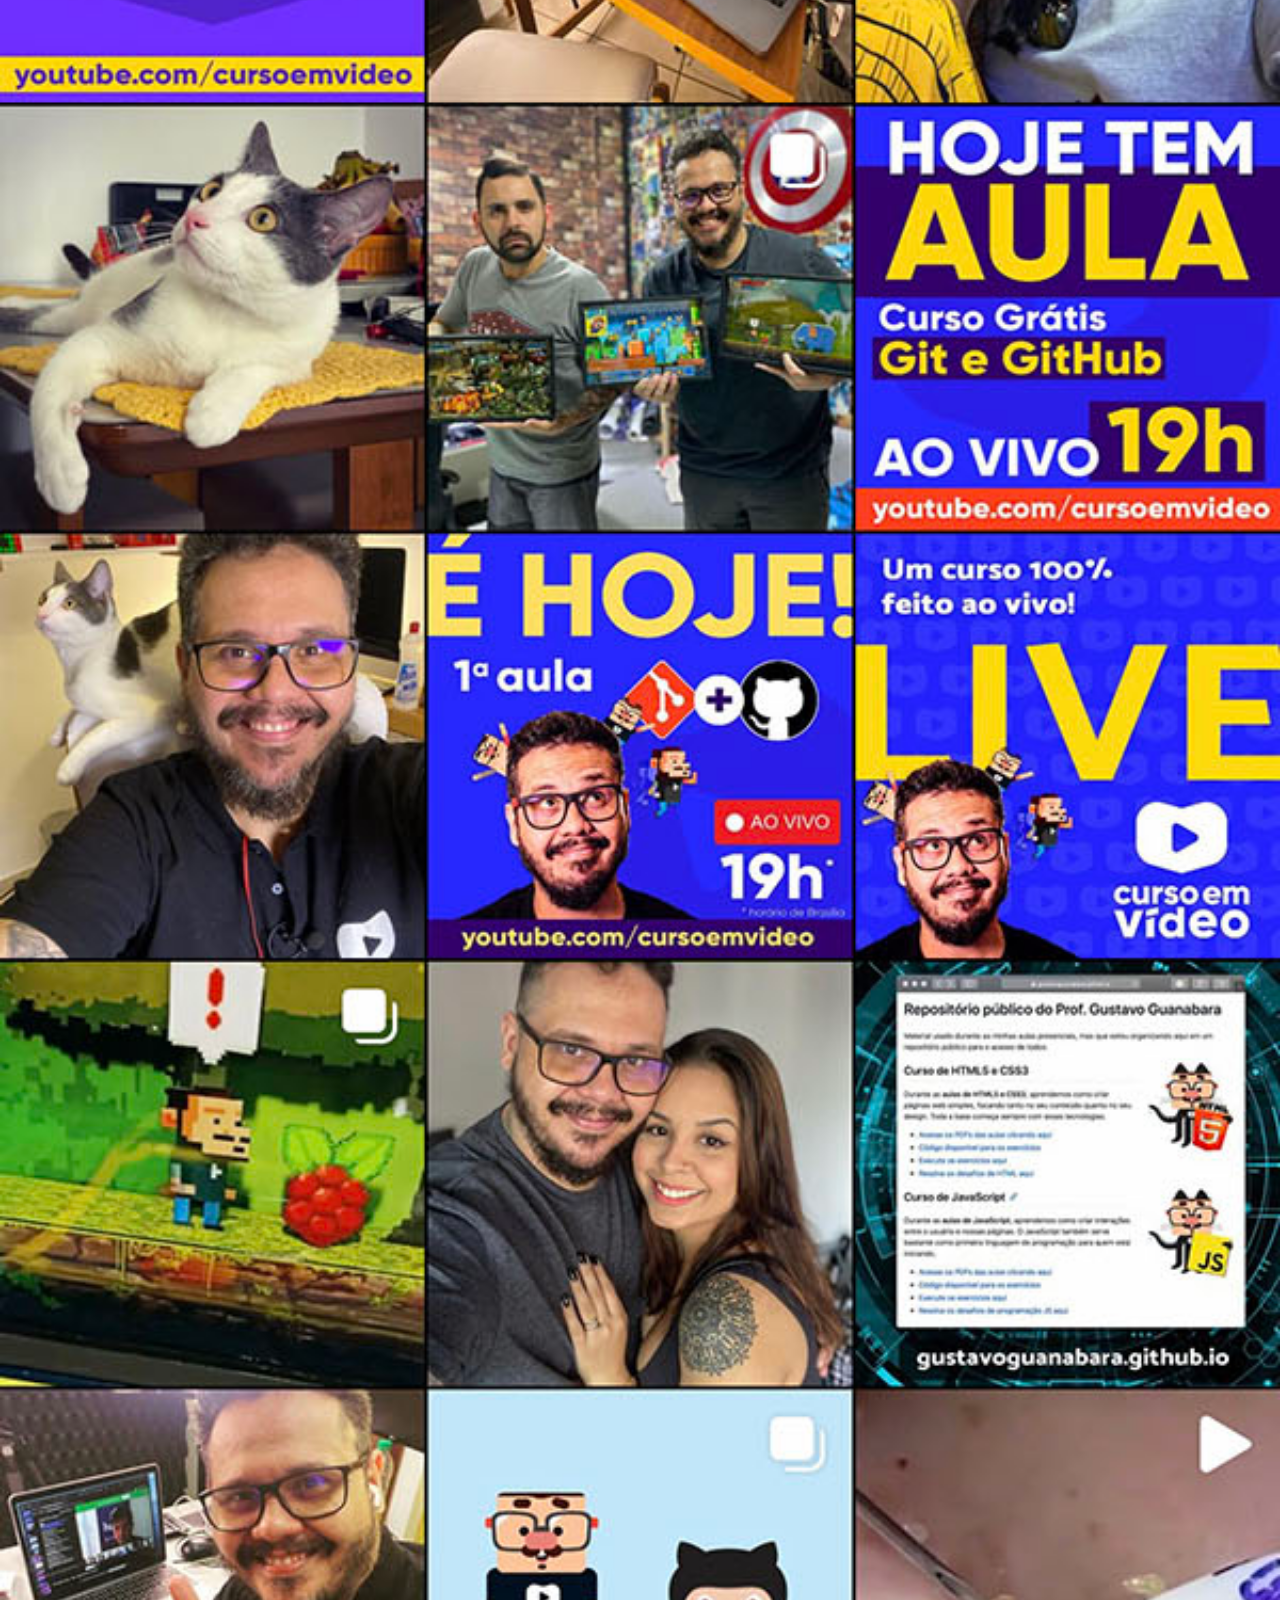
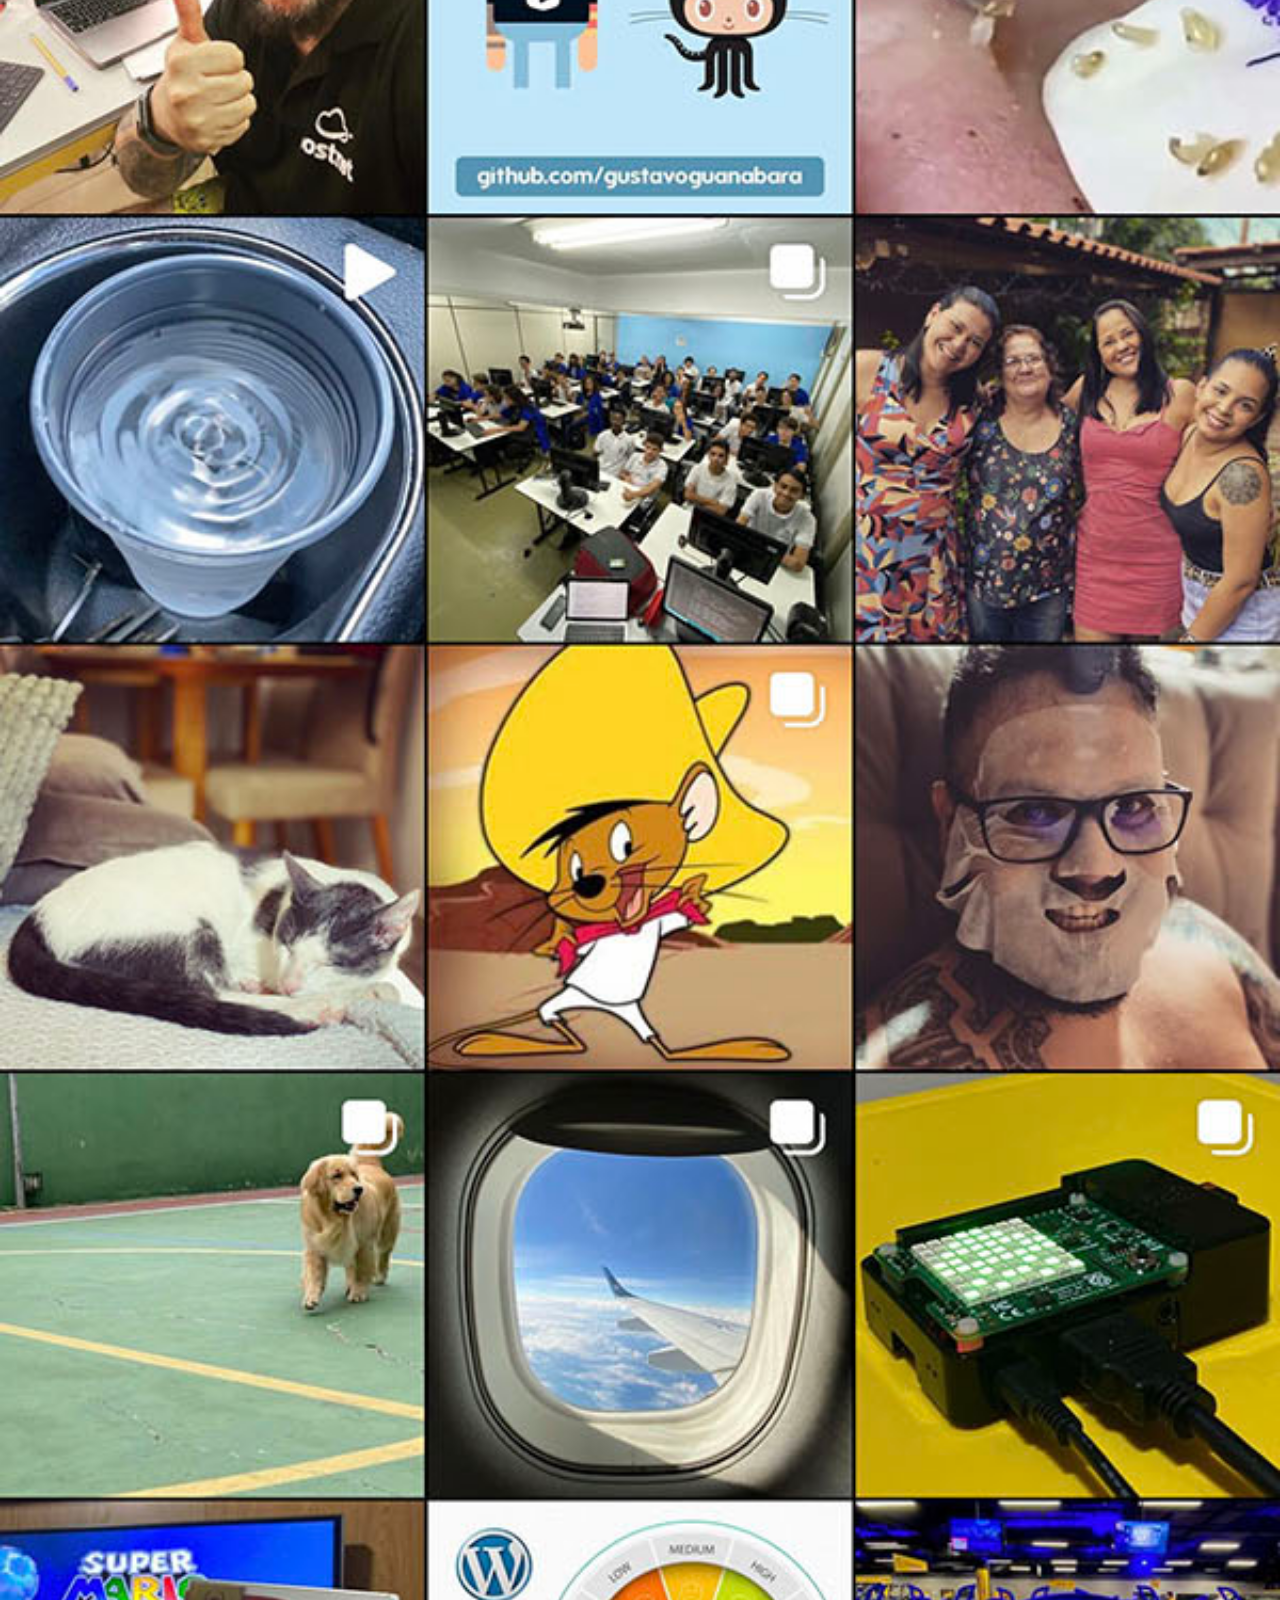
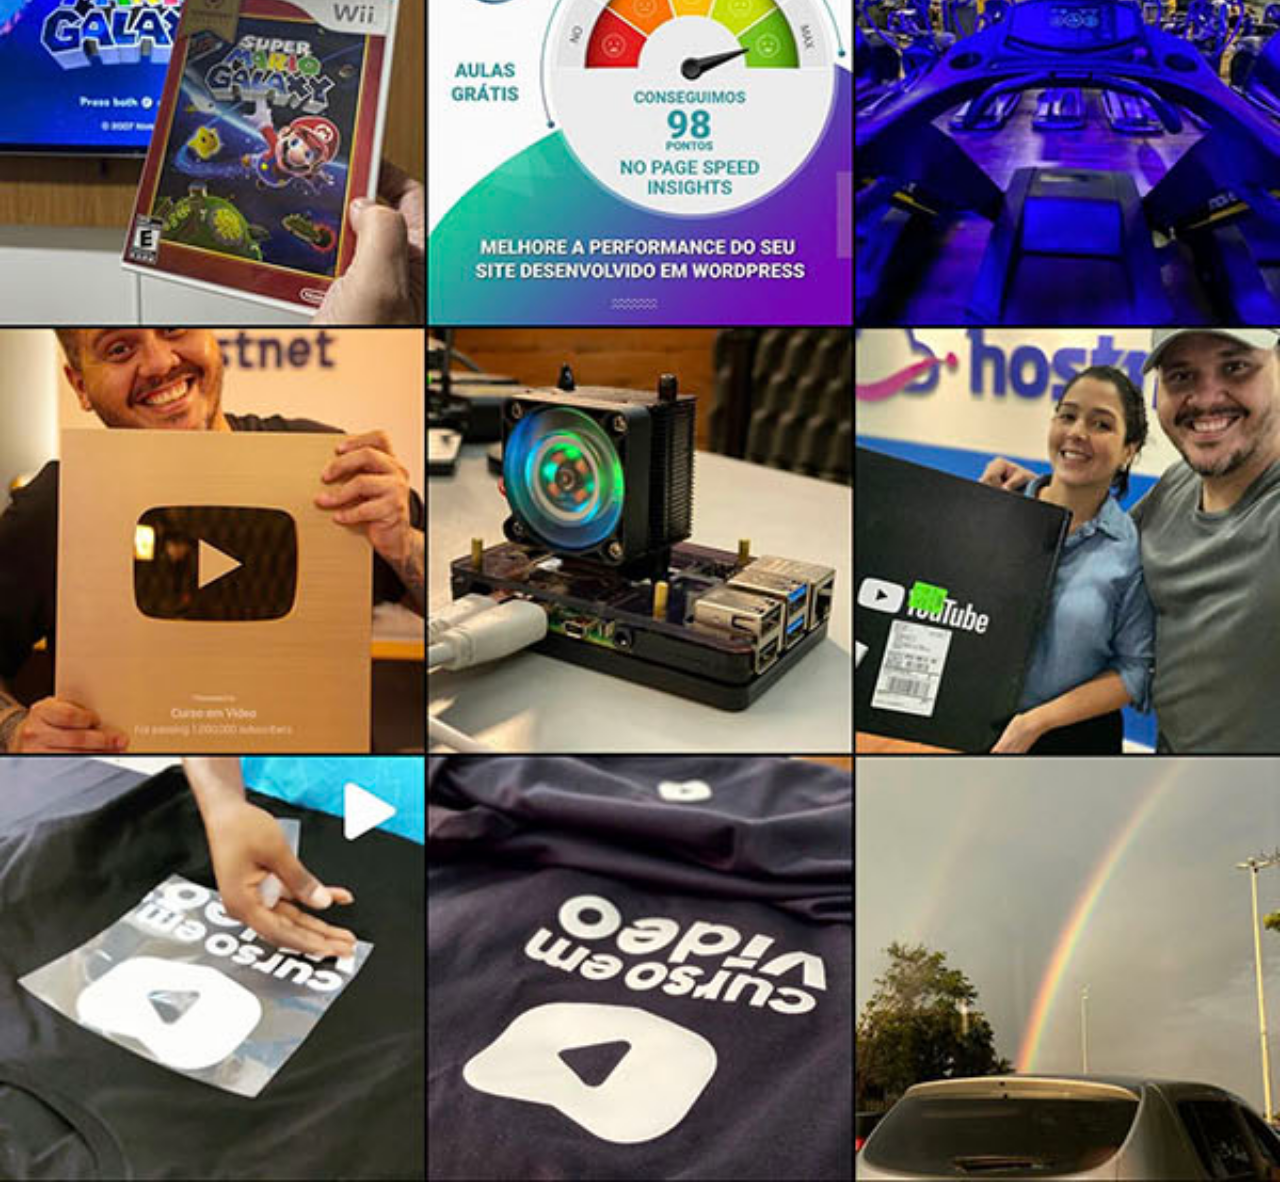
<file: pages/instagram.html>
<!DOCTYPE html>
<html lang="pt-br">
<head>
    <meta charset="UTF-8">
    <meta name="viewport" content="width=device-width, initial-scale=1.0">
    <title>Instagram</title>
    <link rel="stylesheet" href="../estilos/social.css">
</head>
<body>
    <img src="../imagens/tela-instagram.jpg" alt="tela-instagram">
</body>
</html>
</file>
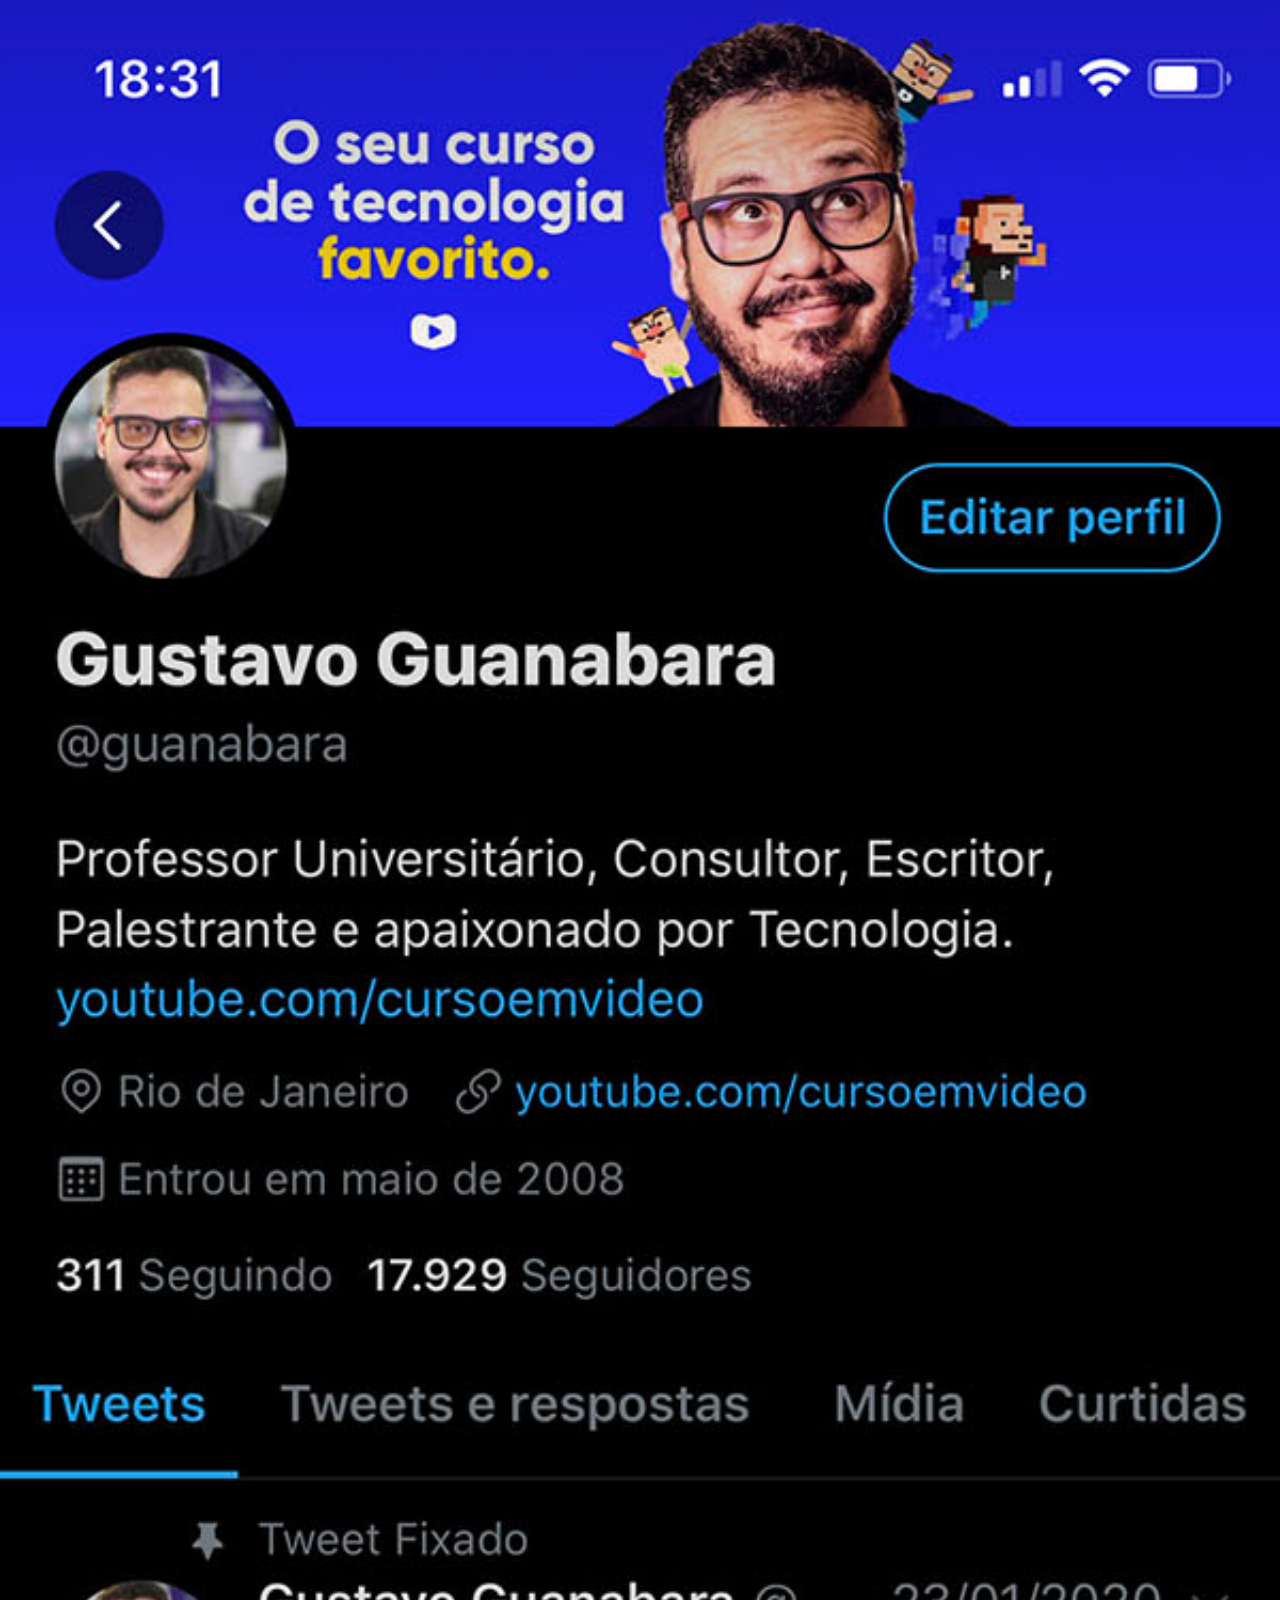
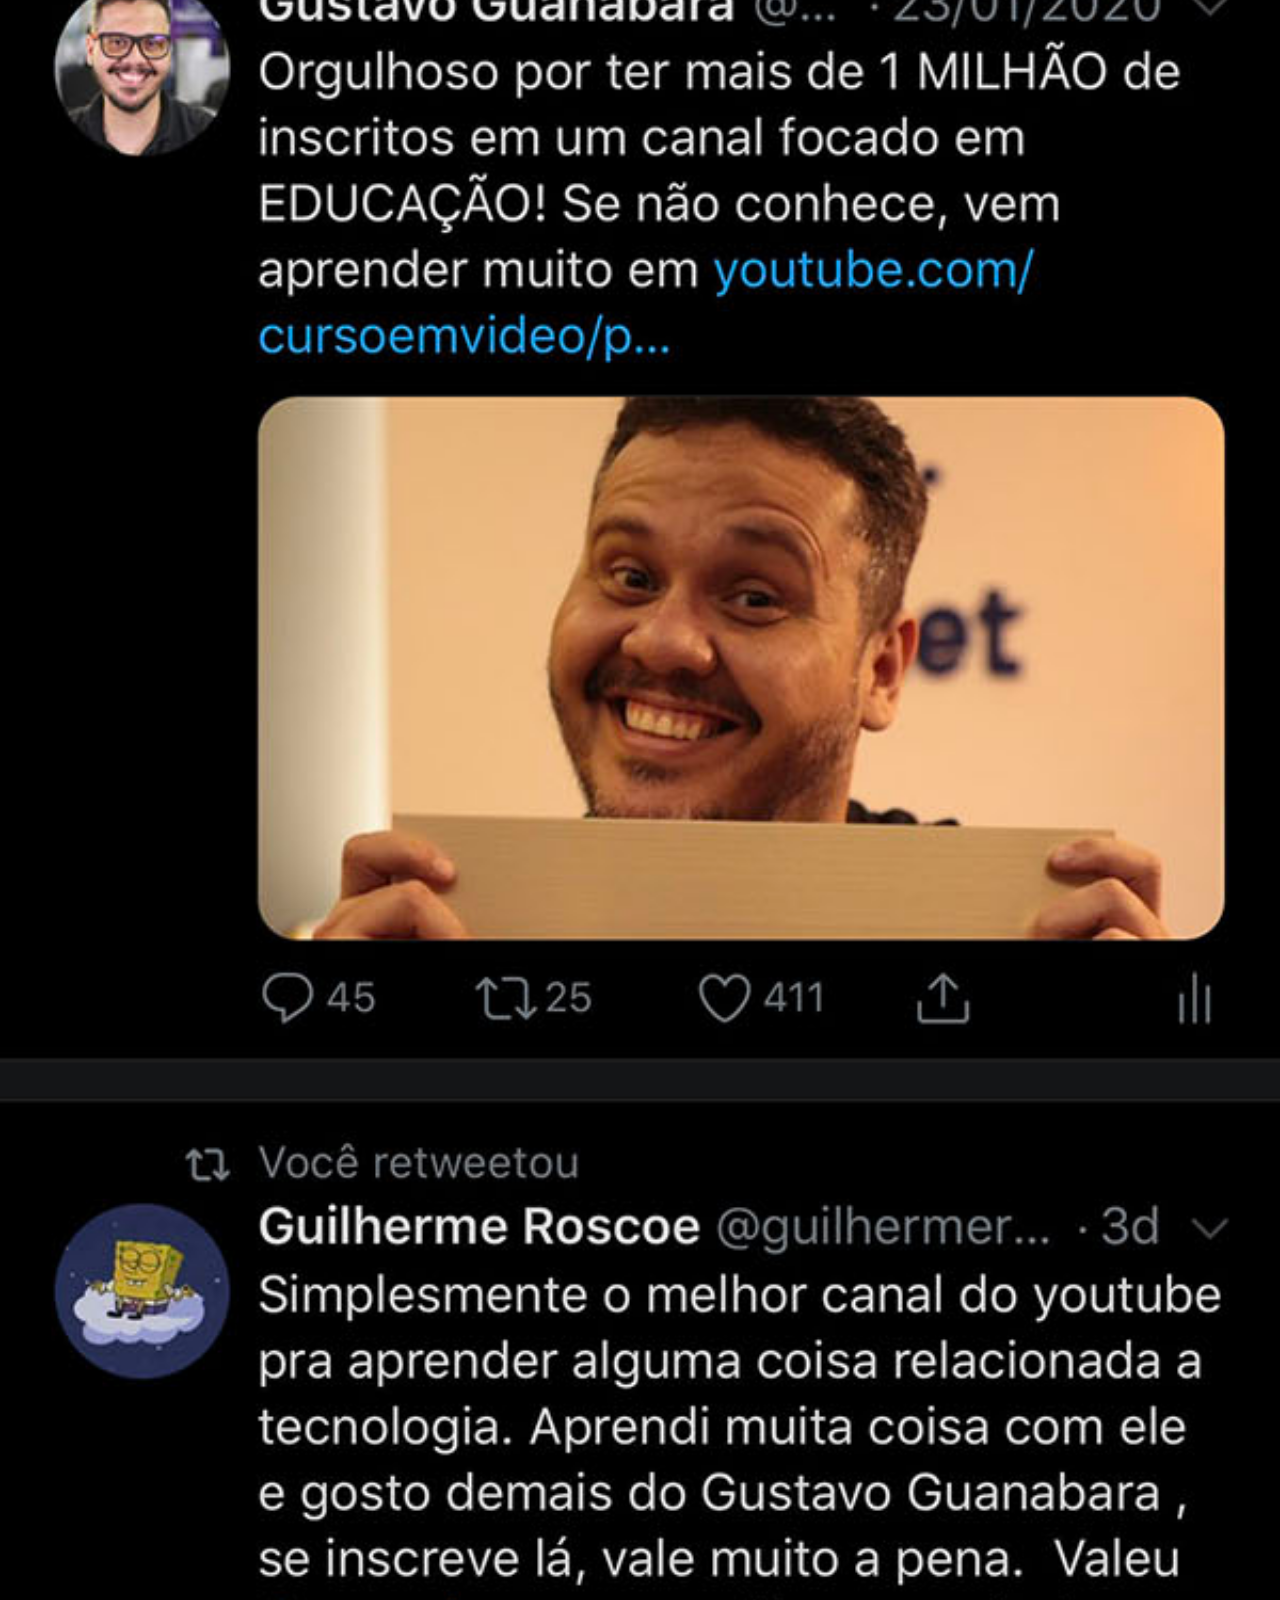
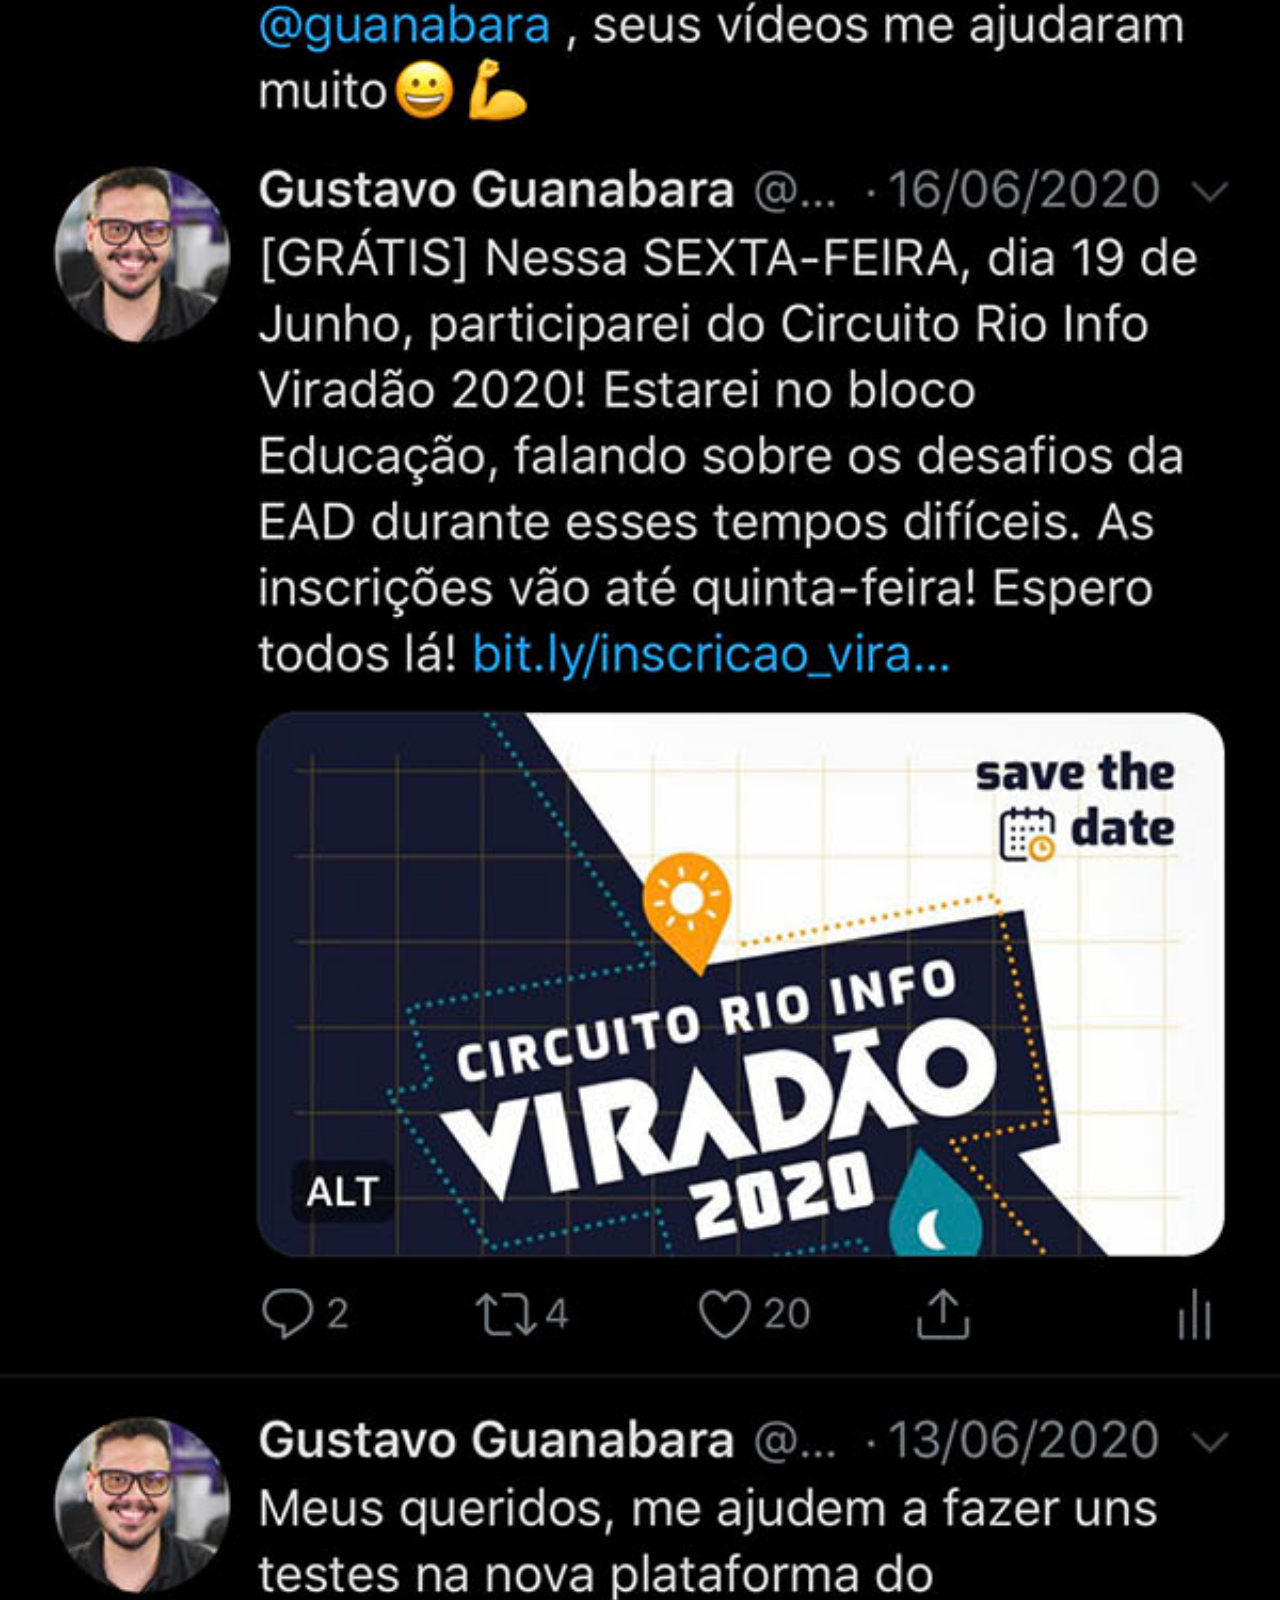
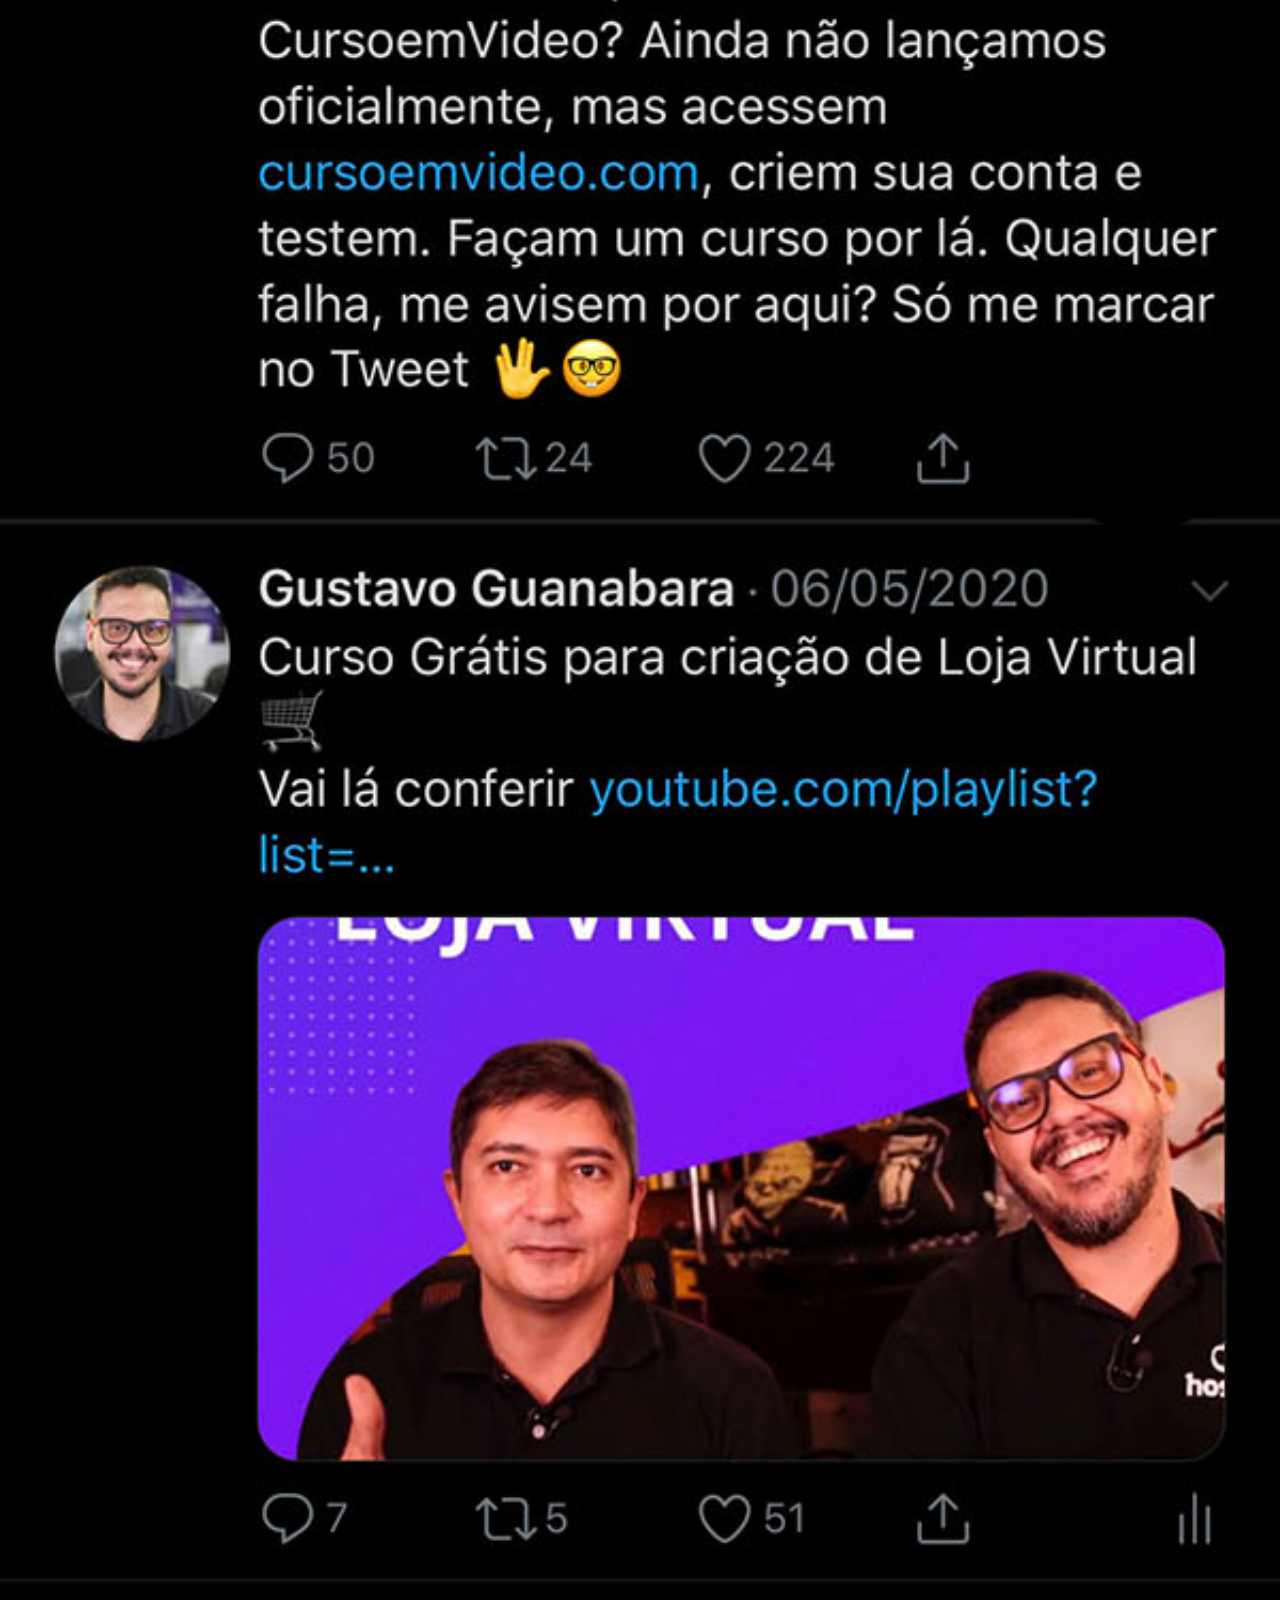
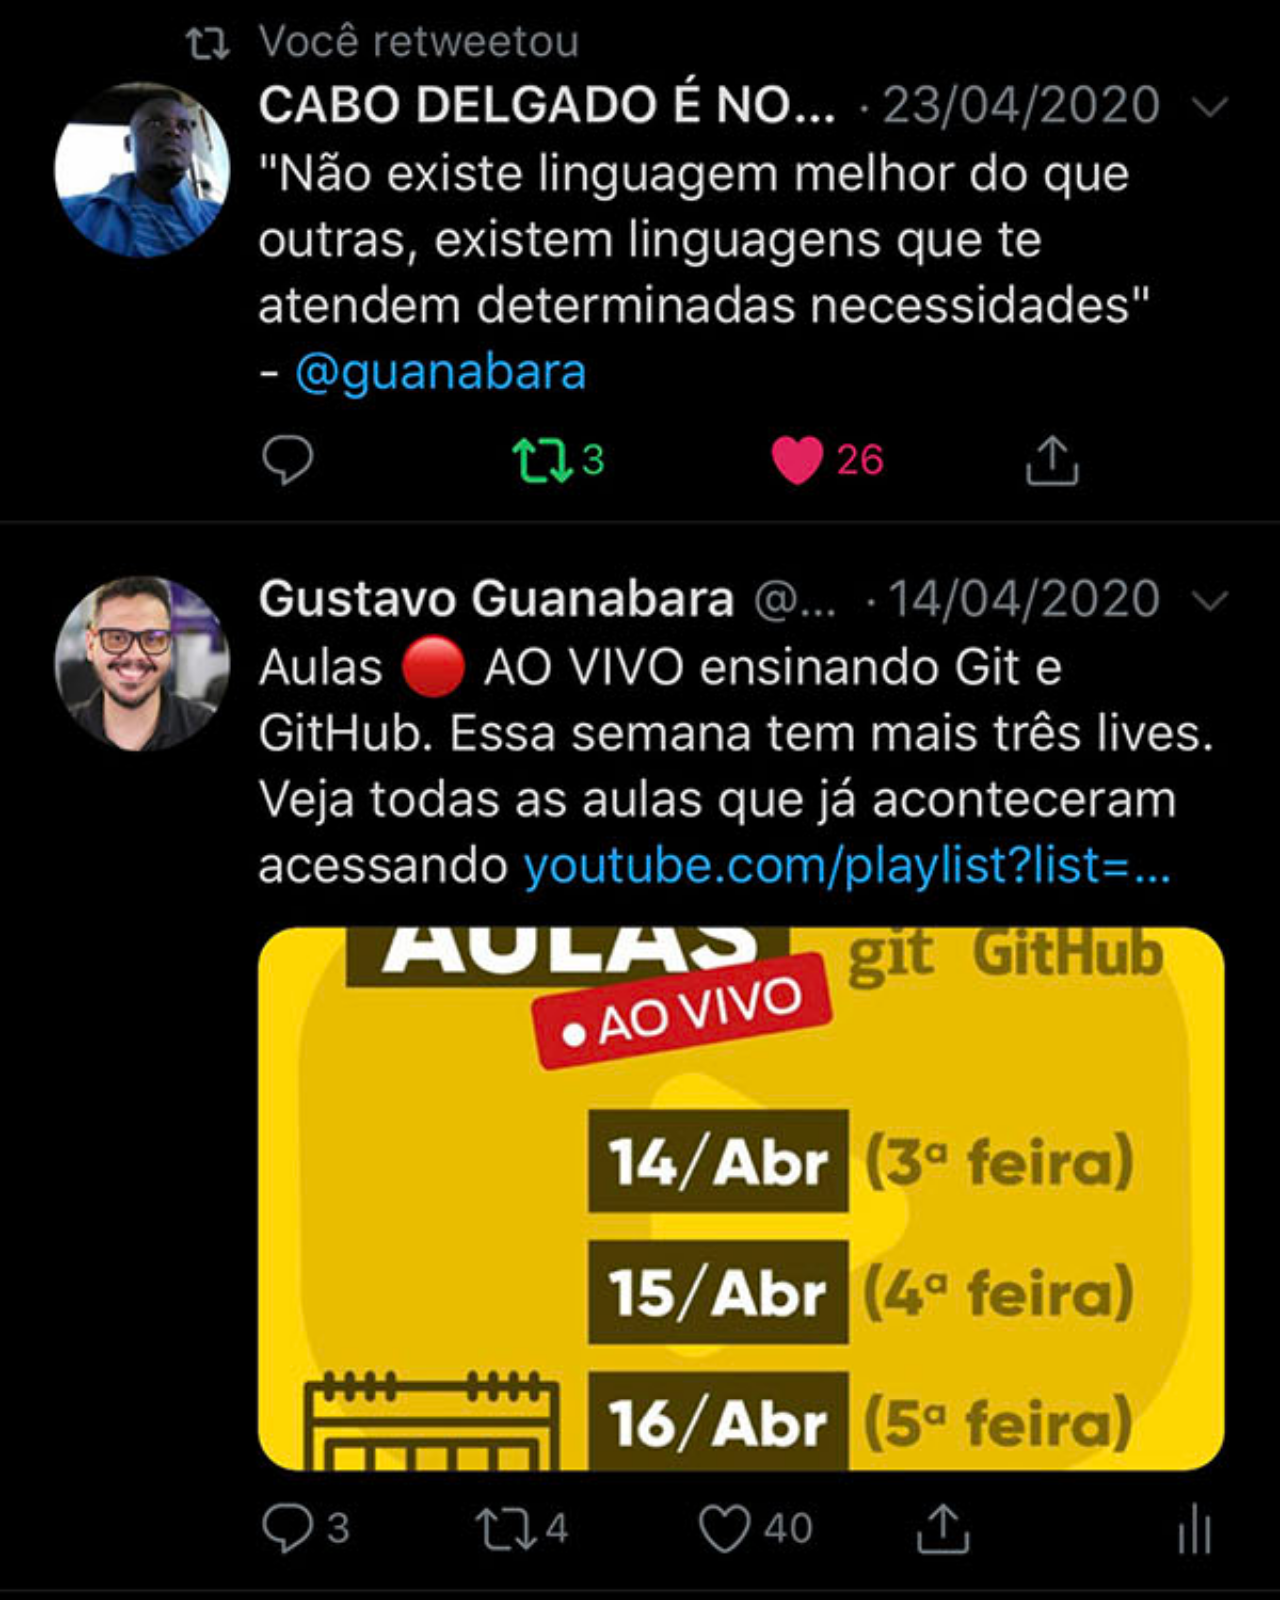
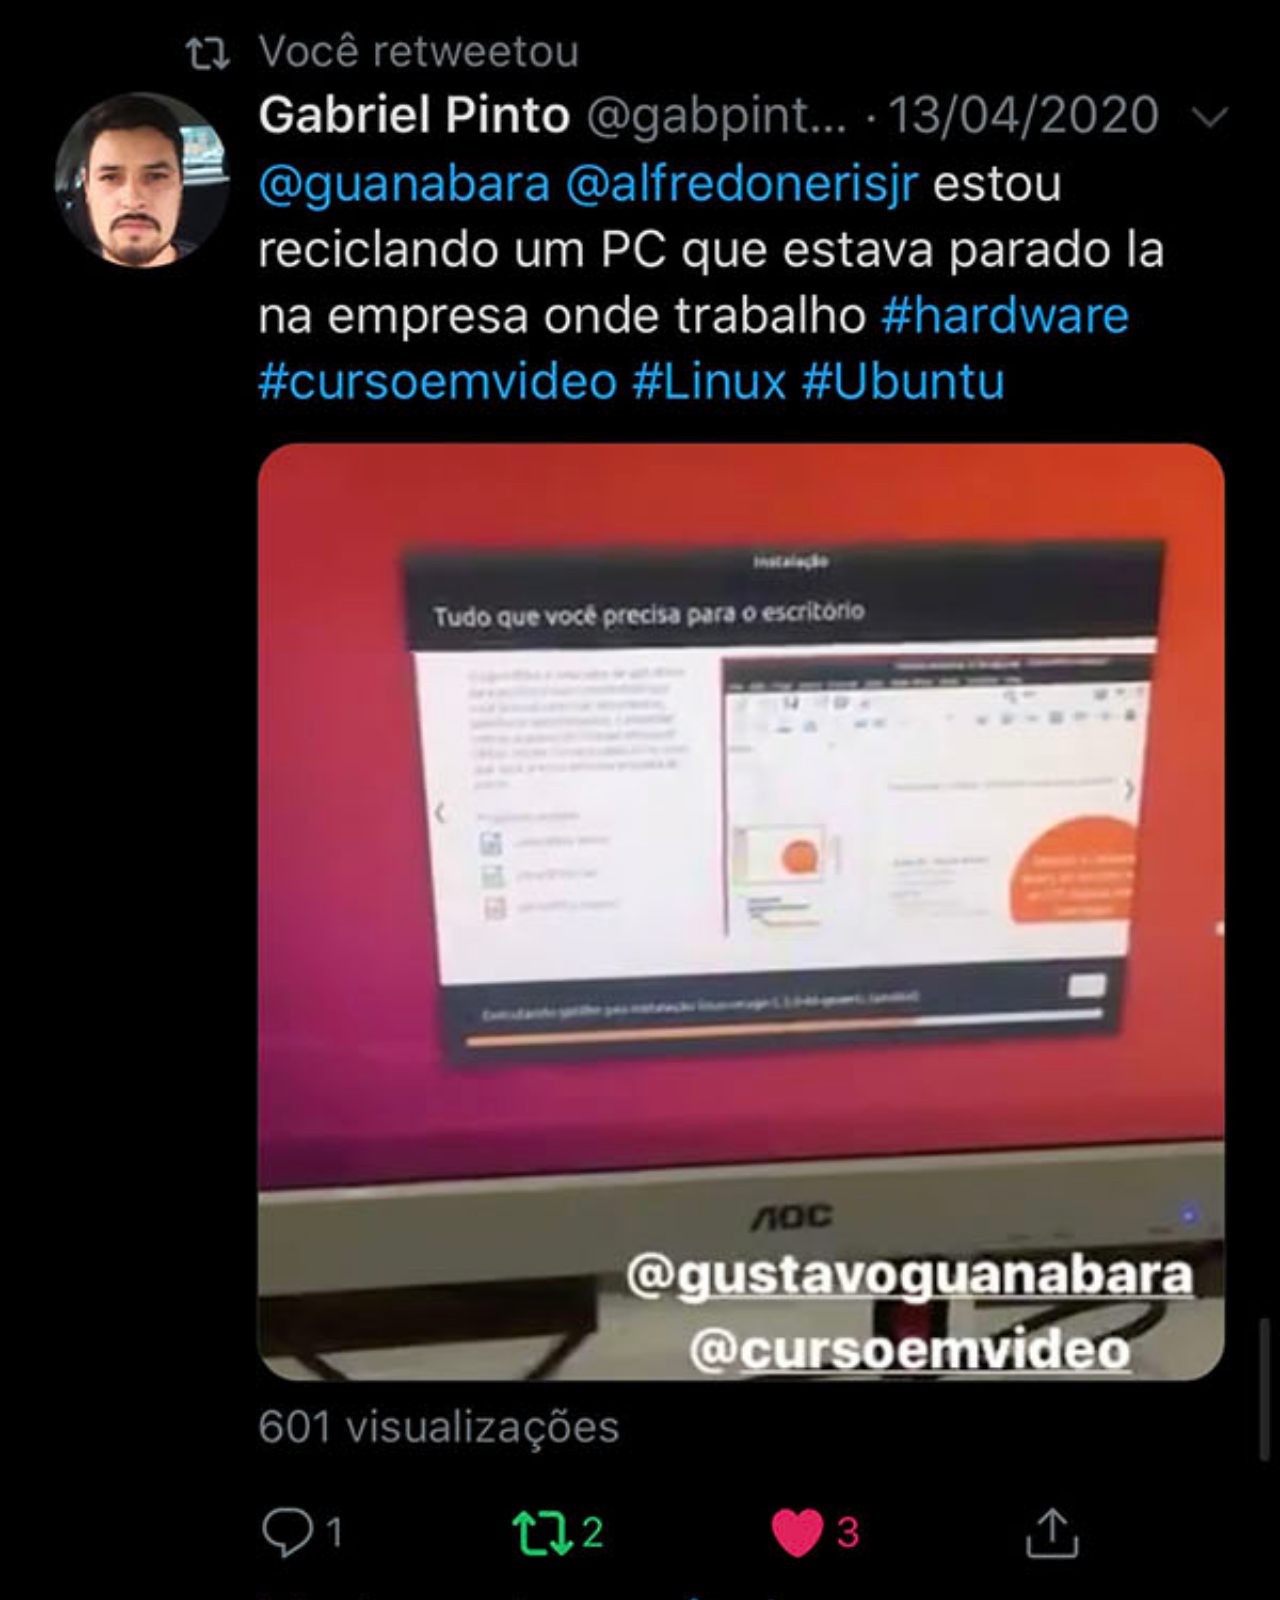
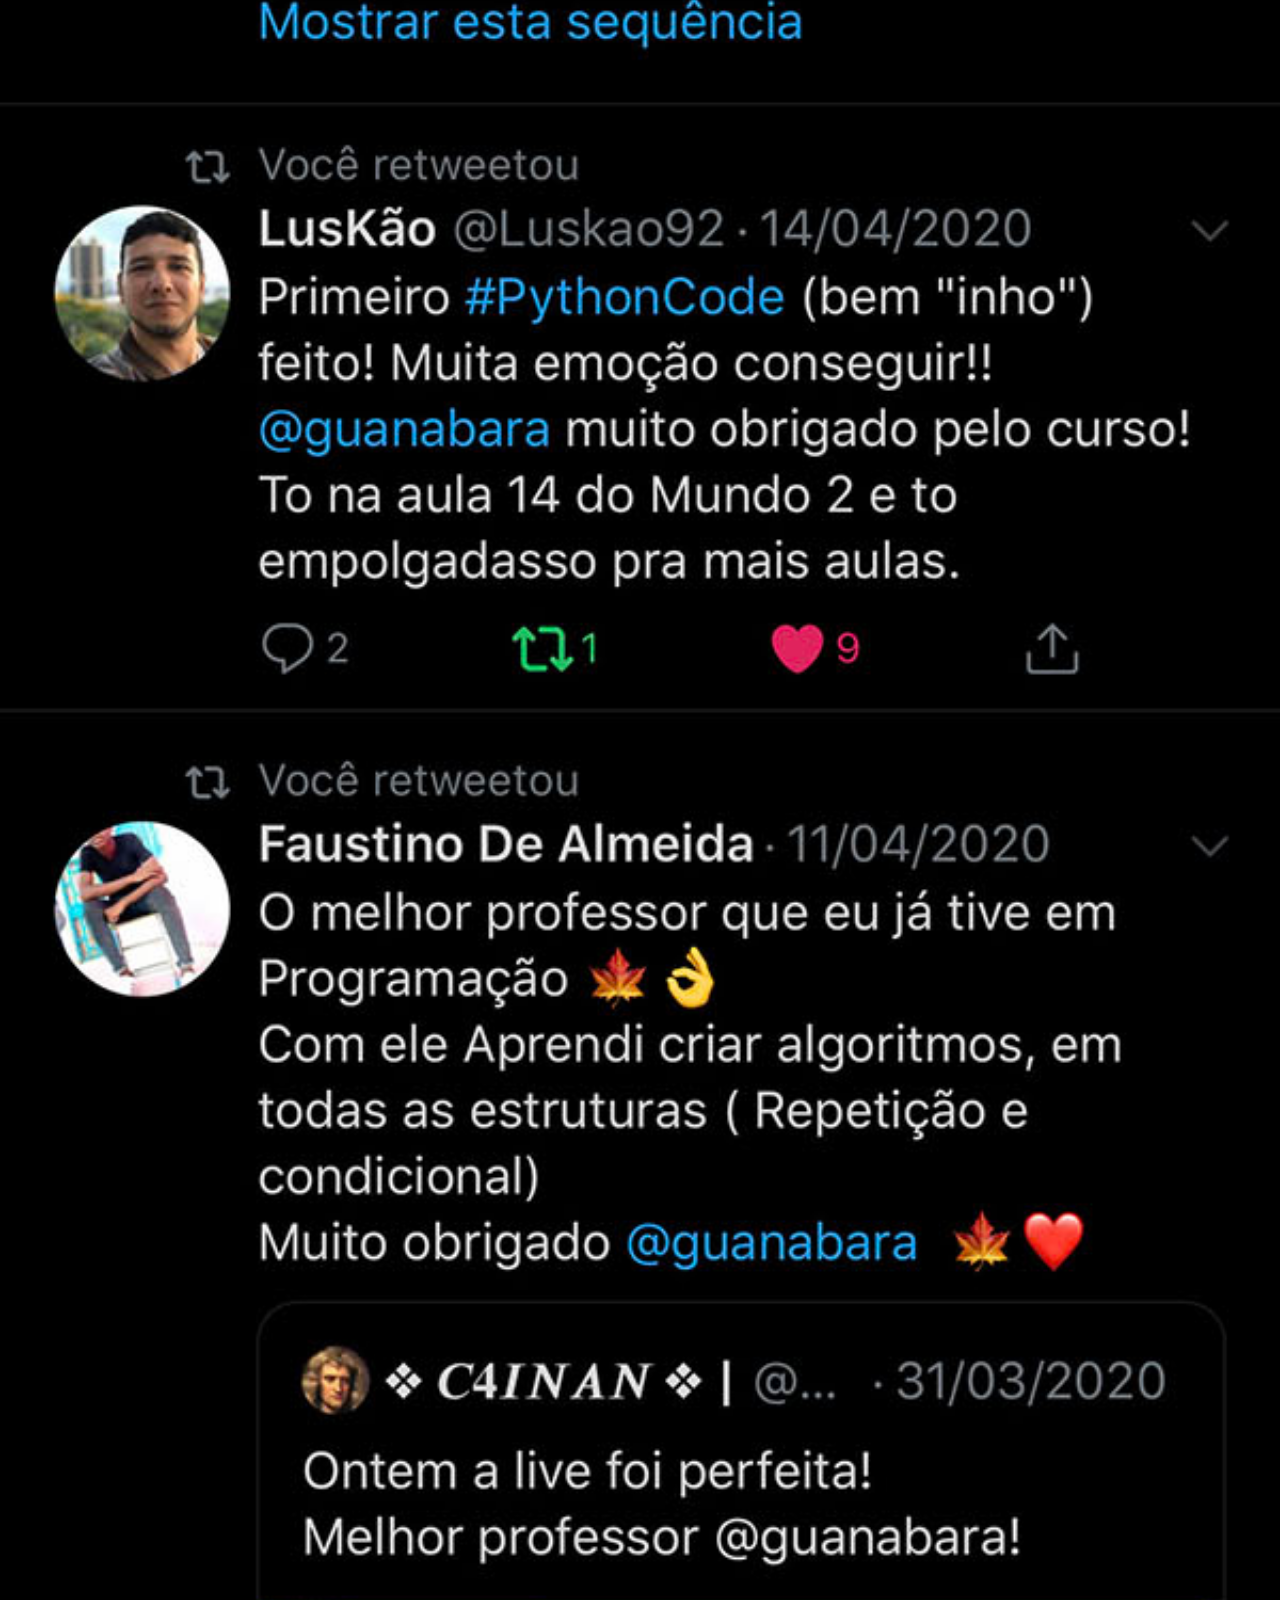
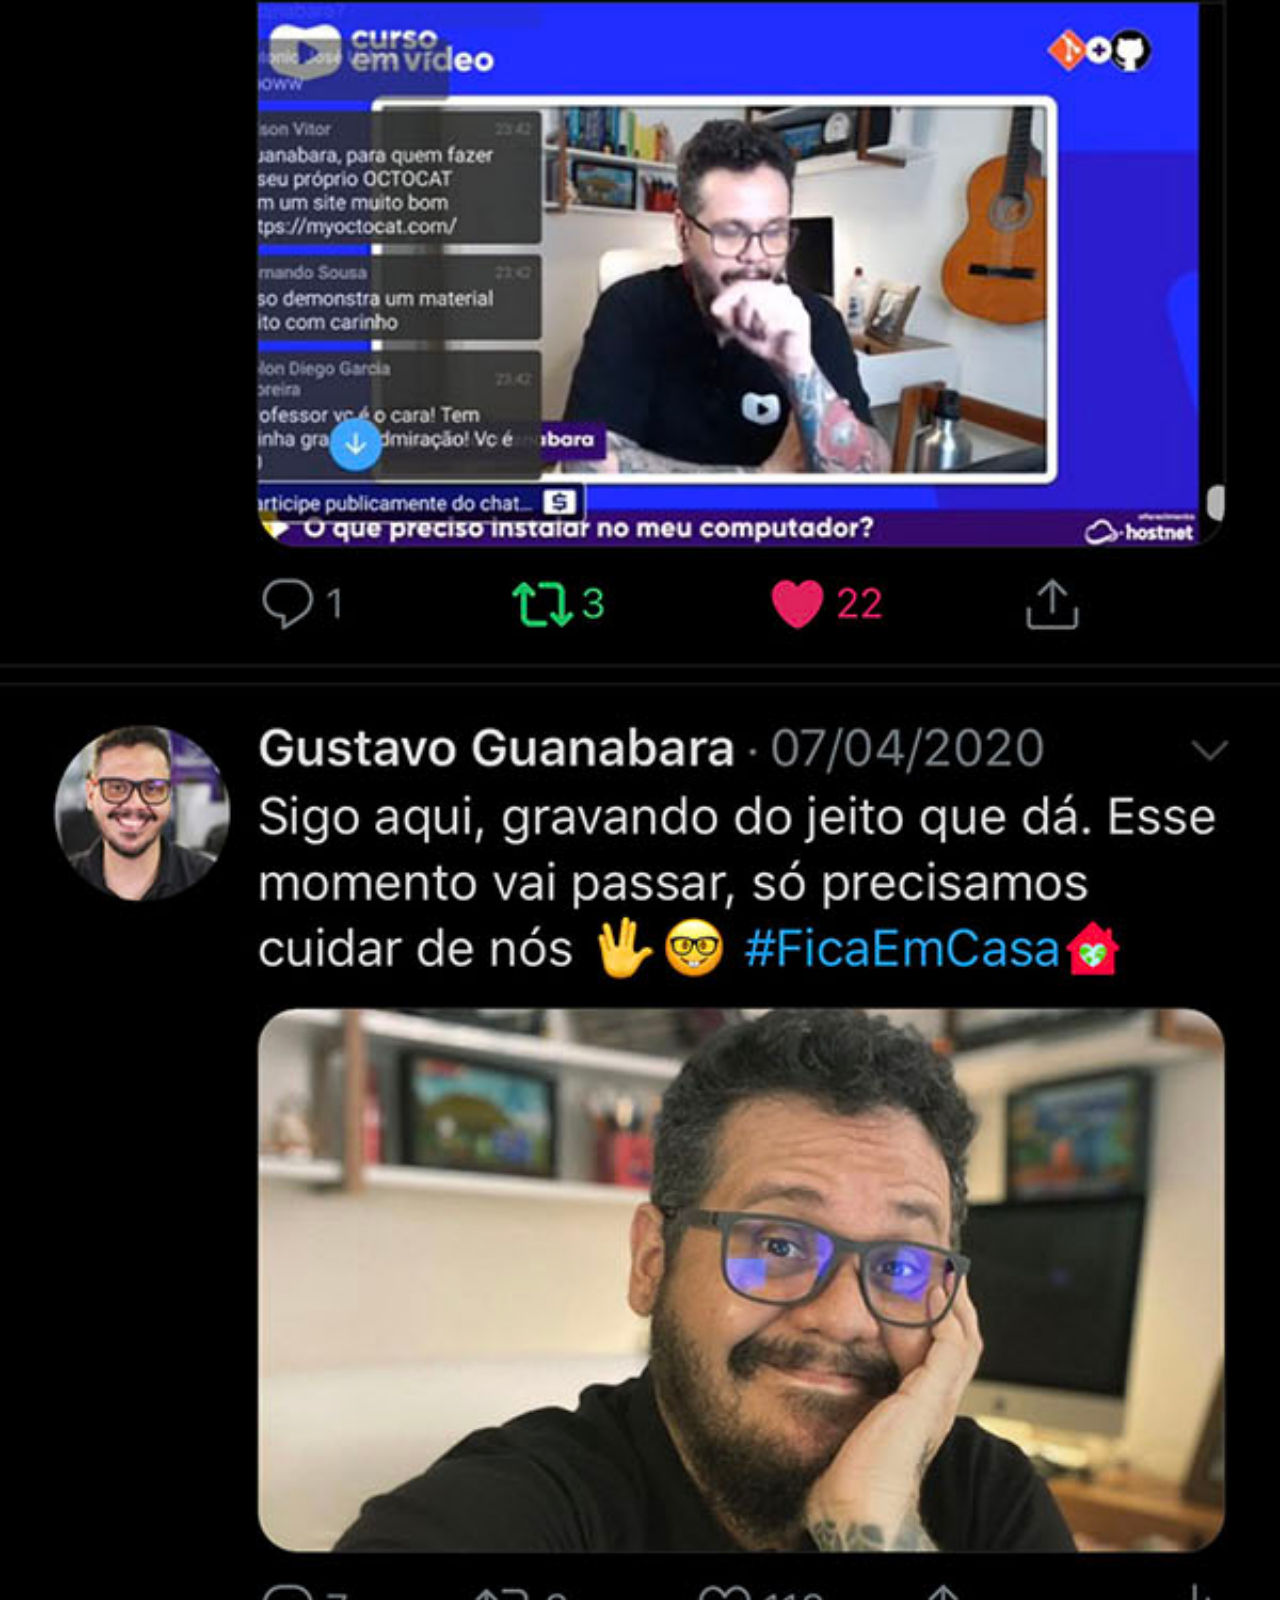
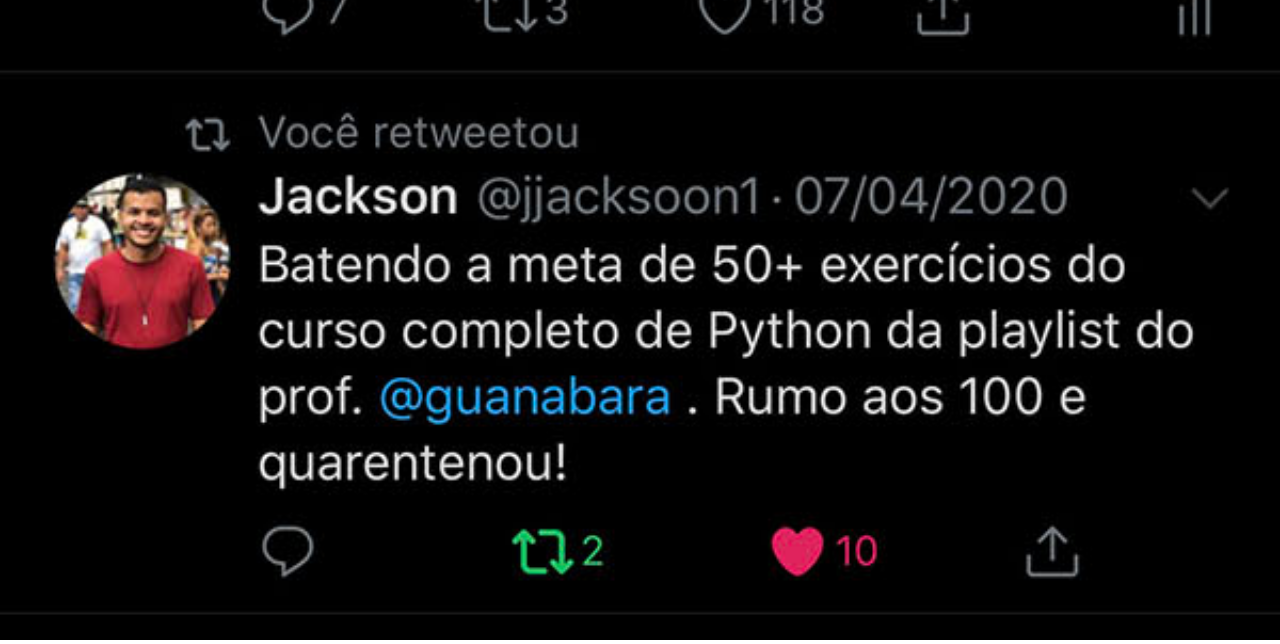
<file: pages/twitter.html>
<!DOCTYPE html>
<html lang="pt-br">
<head>
    <meta charset="UTF-8">
    <meta name="viewport" content="width=device-width, initial-scale=1.0">
    <title>Twitter</title>
    <link rel="stylesheet" href="../estilos/social.css">
</head>
<body>
    <img src="../imagens/tela-twitter.jpg" alt="tela-twitter">
</body>
</html>
</file>
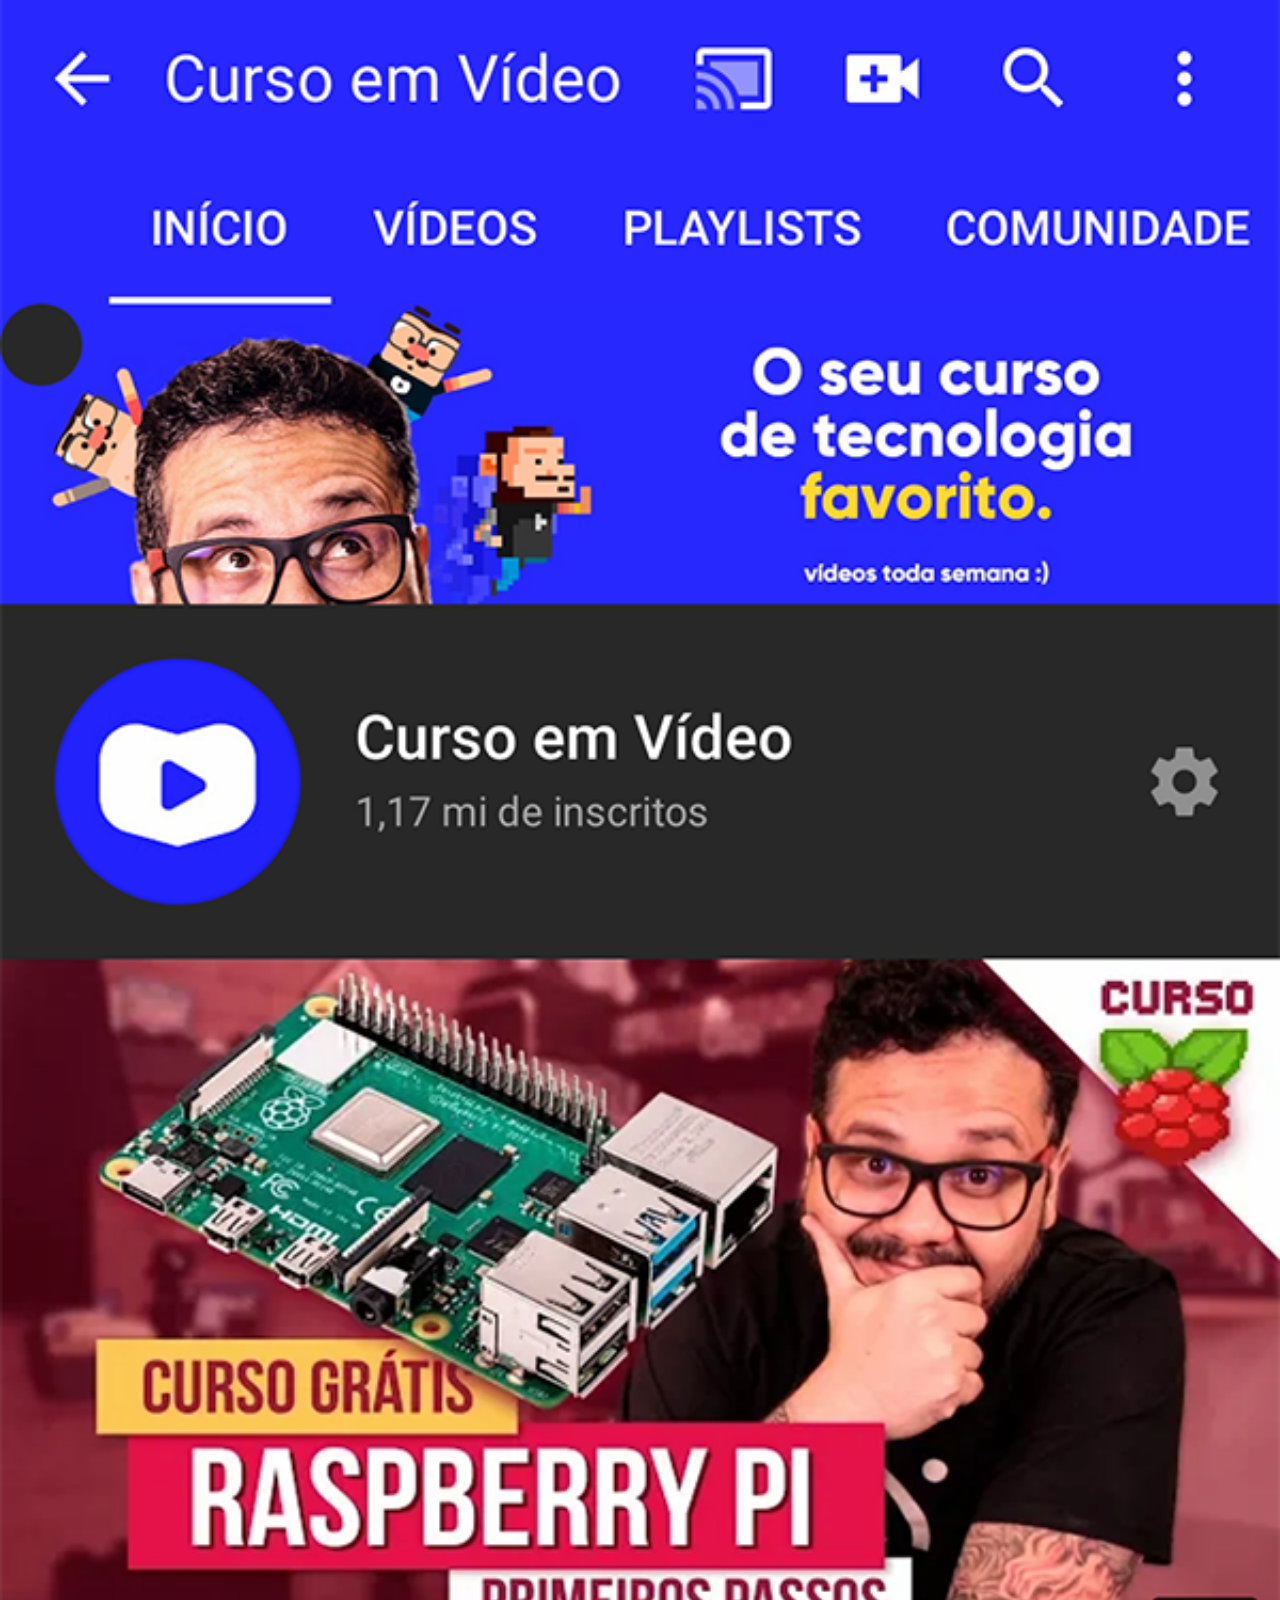
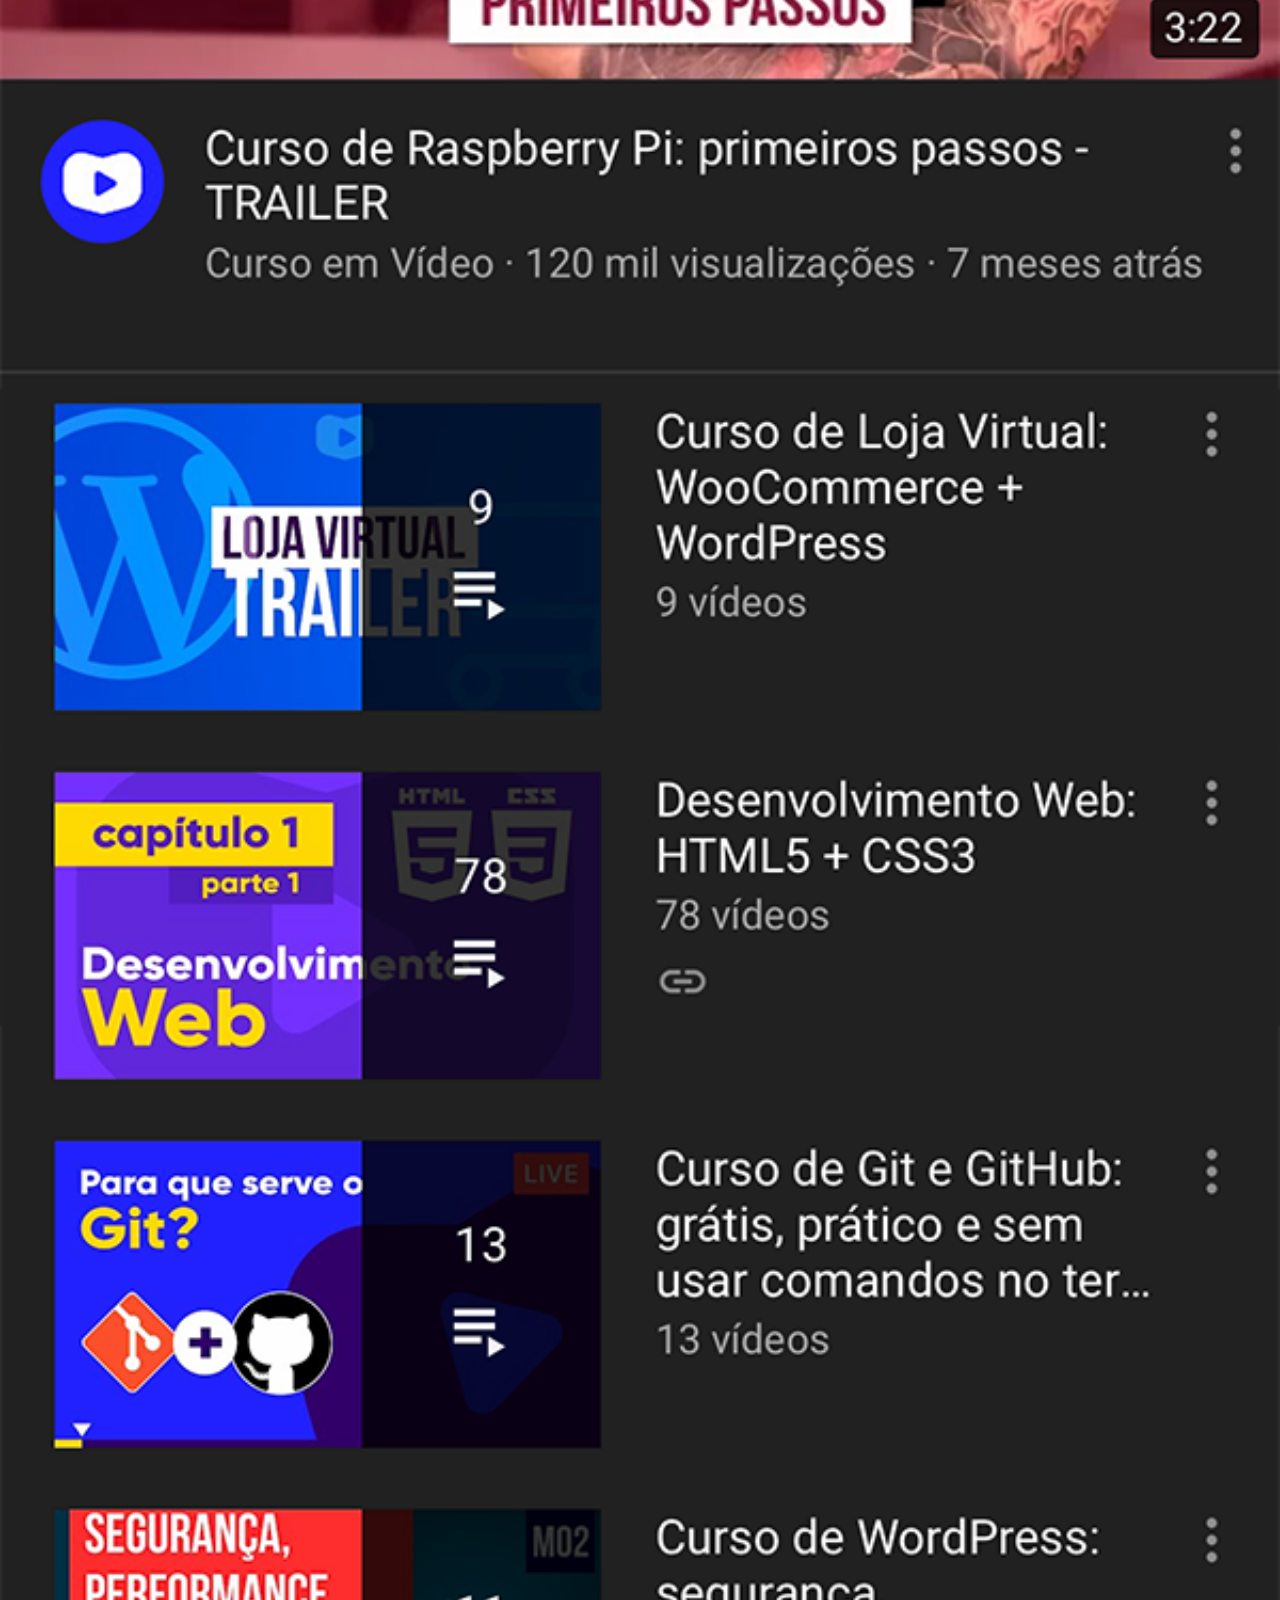
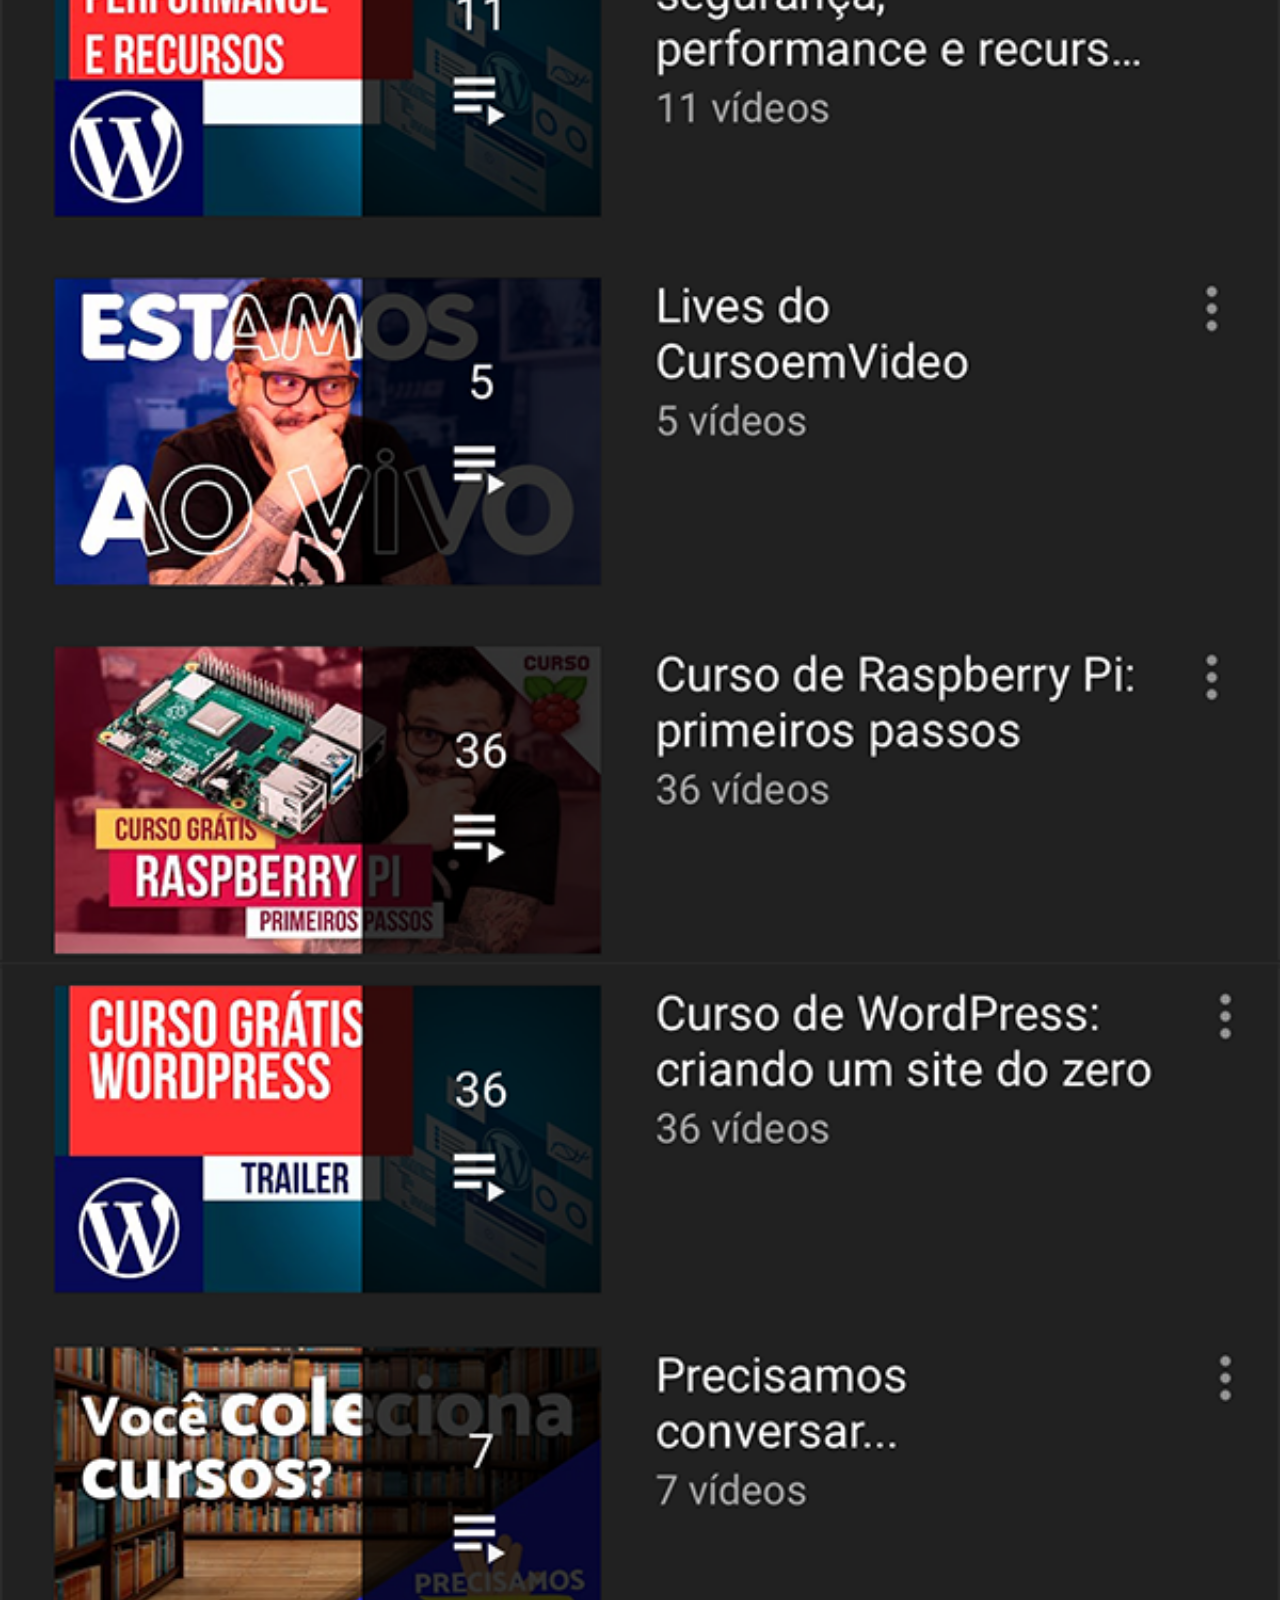
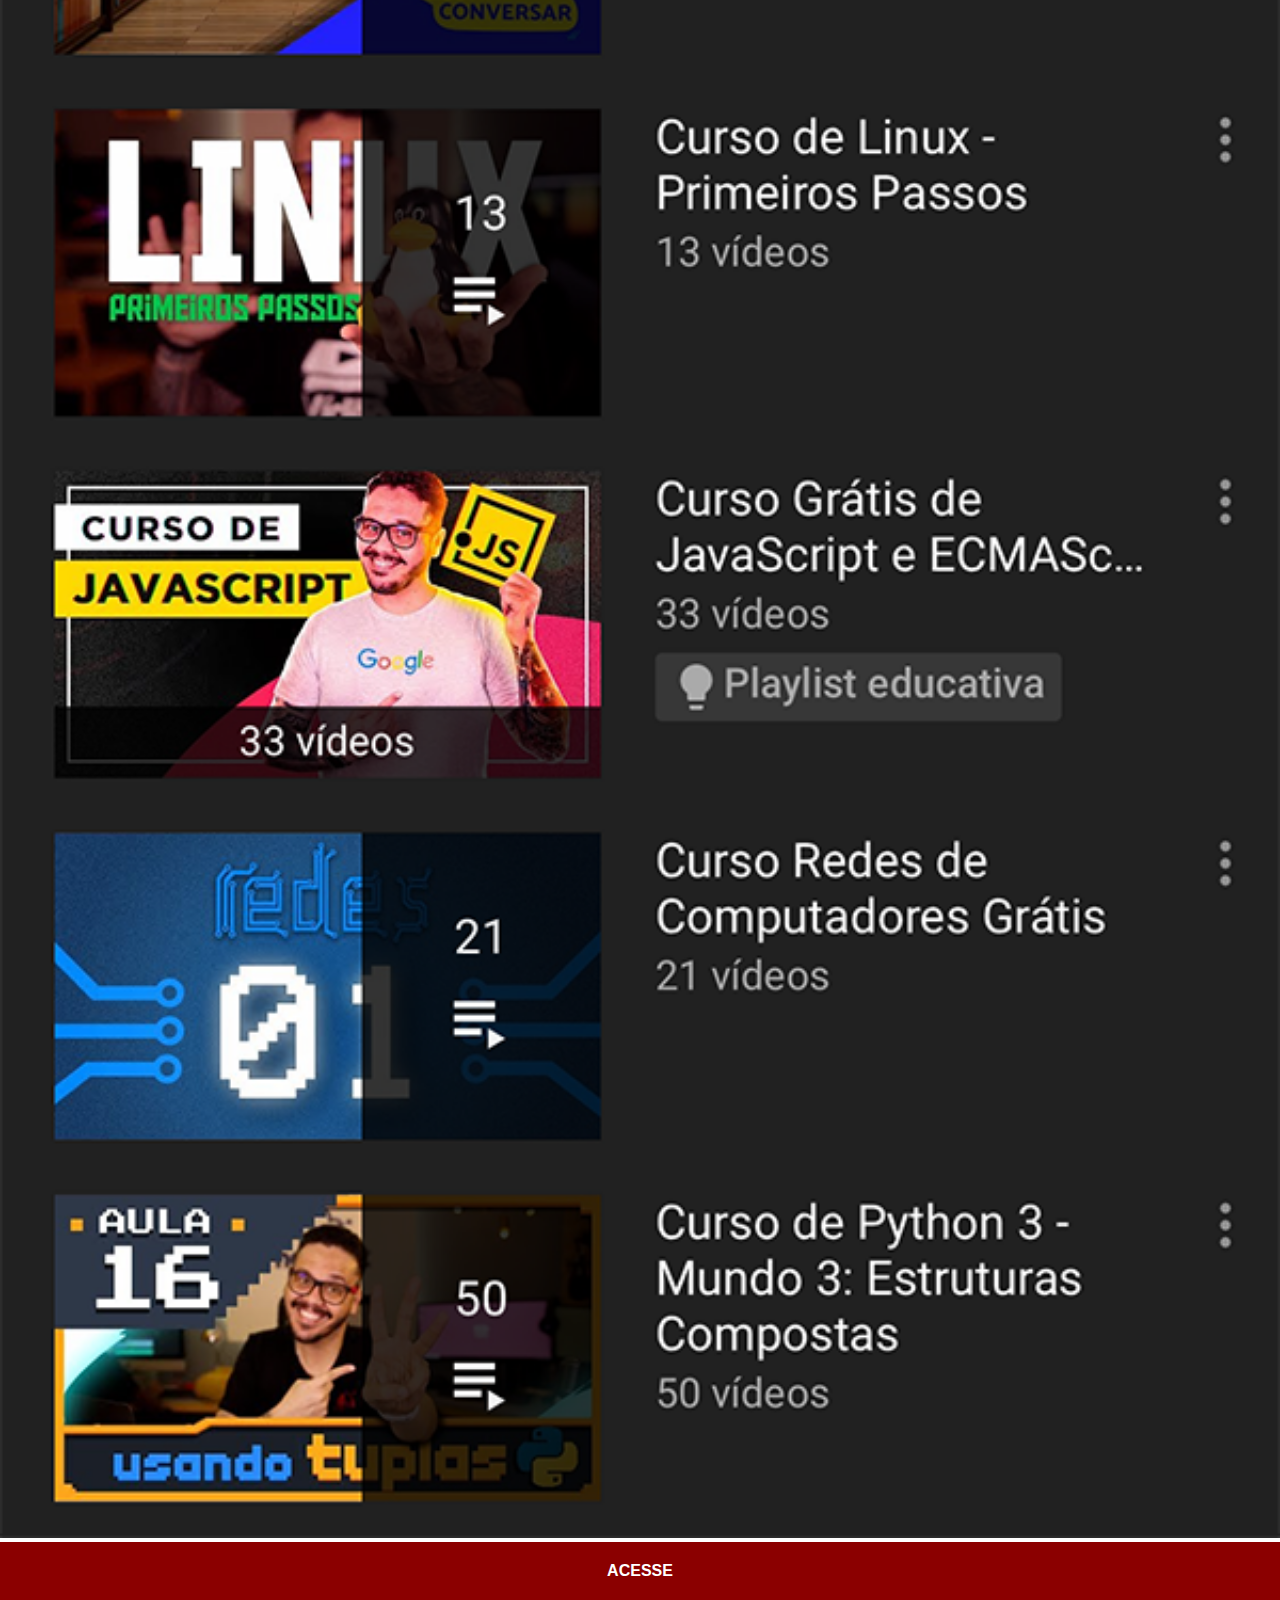
<file: pages/youtube.html>
<!DOCTYPE html>
<html lang="pt-br">
<head>
    <meta charset="UTF-8">
    <meta name="viewport" content="width=device-width, initial-scale=1.0">
    <title>YouTube</title>
    <link rel="stylesheet" href="../estilos/social.css">
</head>
<body>
    <img src="../imagens/tela-youtube.png" alt="tela-youtube">
    <a href="https://www.youtube.com/watch?v=ar5UB2MxraE" target="_blank">ACESSE</a>
</body>
</html>
</file>
<file: estilos/style.css>
@charset "uft-8";

* {
    margin: 0px;
    padding: 0px;
    font-family: Arial, Helvetica, sans-serif;
}

html, body {
    height: 100vh;
    width: 100vw;
    background-color: black;
}

body {
    background: url(../imagens/fundo-madeira.jpg) no-repeat top center;
    background-size: cover;
}

main {
    height: 100vh;
    position: relative;
}

section#telefone {
    position: absolute;
    top: 50%;
    left: 50%;
    transform: translate(-50%, -50%);

    height: 627px;
    width: 311px;
    background: url(../imagens/frame-iphone.png) no-repeat;
}

iframe#tela {
    position: relative;
    top: 80px;
    left: 22px;
    width: 269px;
    height: 471px;
}

section#redes-sociais {
    text-align: right;
}

section#redes-sociais img{
    width: 50px;
    margin: 10px;
    border-radius: 50%;
    box-shadow: 2px 2px 5px rgba(0, 0, 0, 0.400);
    box-sizing: border-box;
}

section#redes-sociais img:hover {
    border: 2px solid rgba(255, 255, 255, 0.637);
    transform: translate(-3px, 3px);
    box-shadow: 5px 5px 10px rgba(0, 0, 0, 0.637);
    transition: transform 0.5s, border 0.5s;
}
</file>
<file: estilos/social.css>
@charset "UTF-8";

* {
    margin: 0;
    padding: 0;
    font-family: Arial, Helvetica, sans-serif;
}

::-webkit-scrollbar {
    display: none;
}

img {
    width: 100vw;

}

a {
    display: block;
    background-color: darkred;
    padding: 20px;
    text-align: center;
    font-weight: bolder;
    text-decoration: none;
    color: white;
}

a:hover {
    background-color: red;
}
</file>
